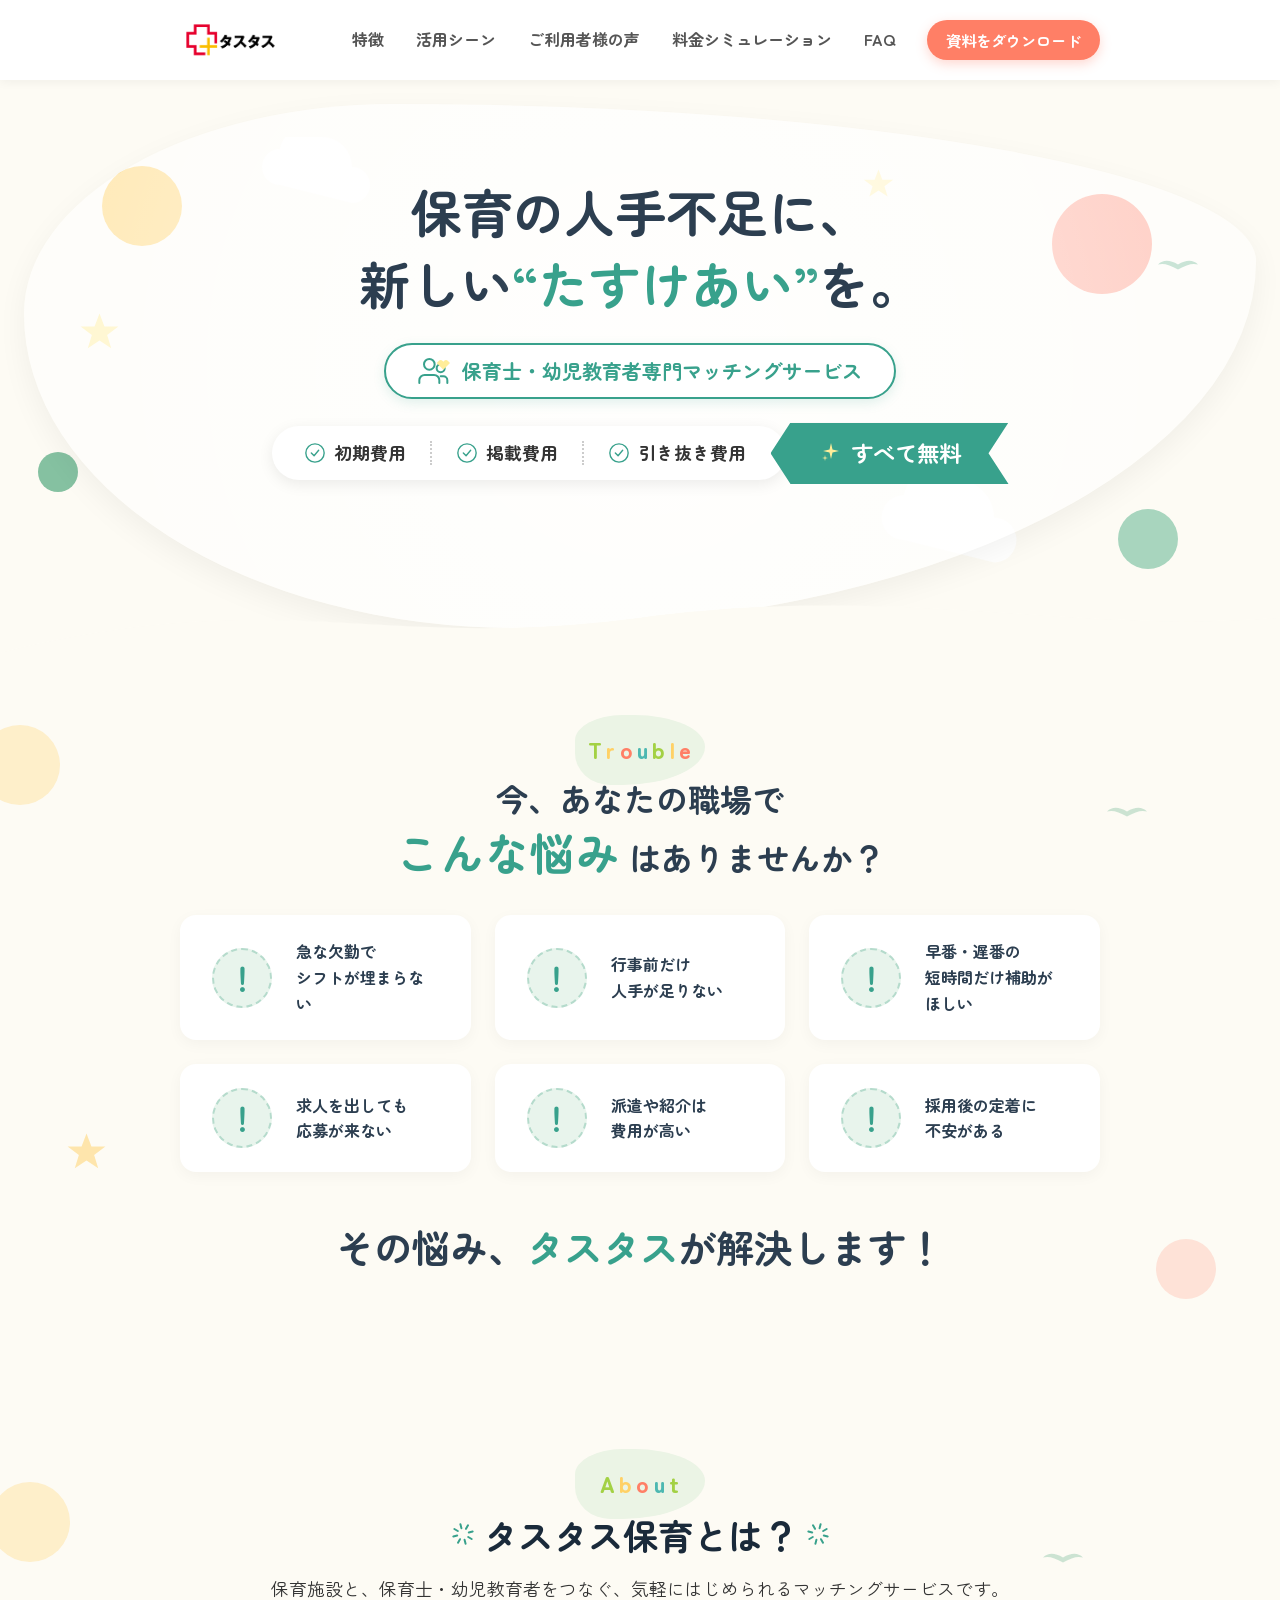
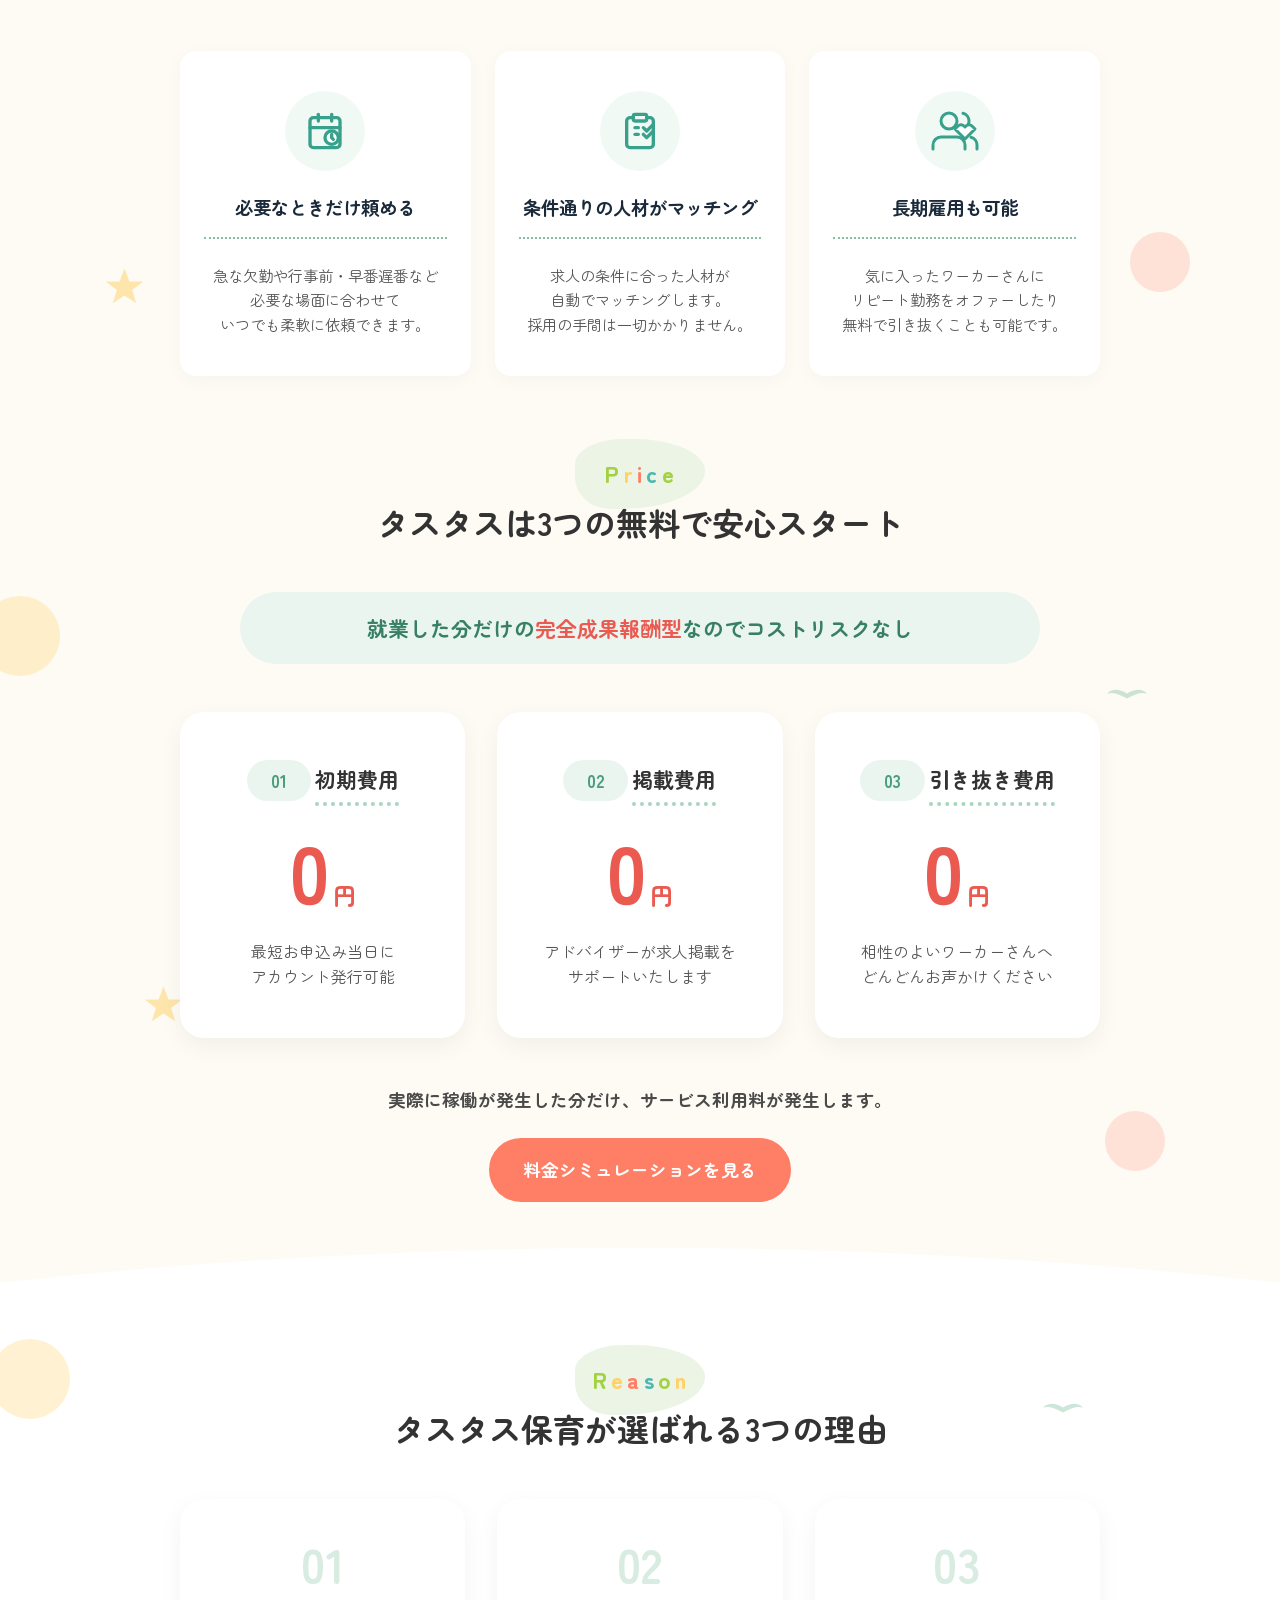
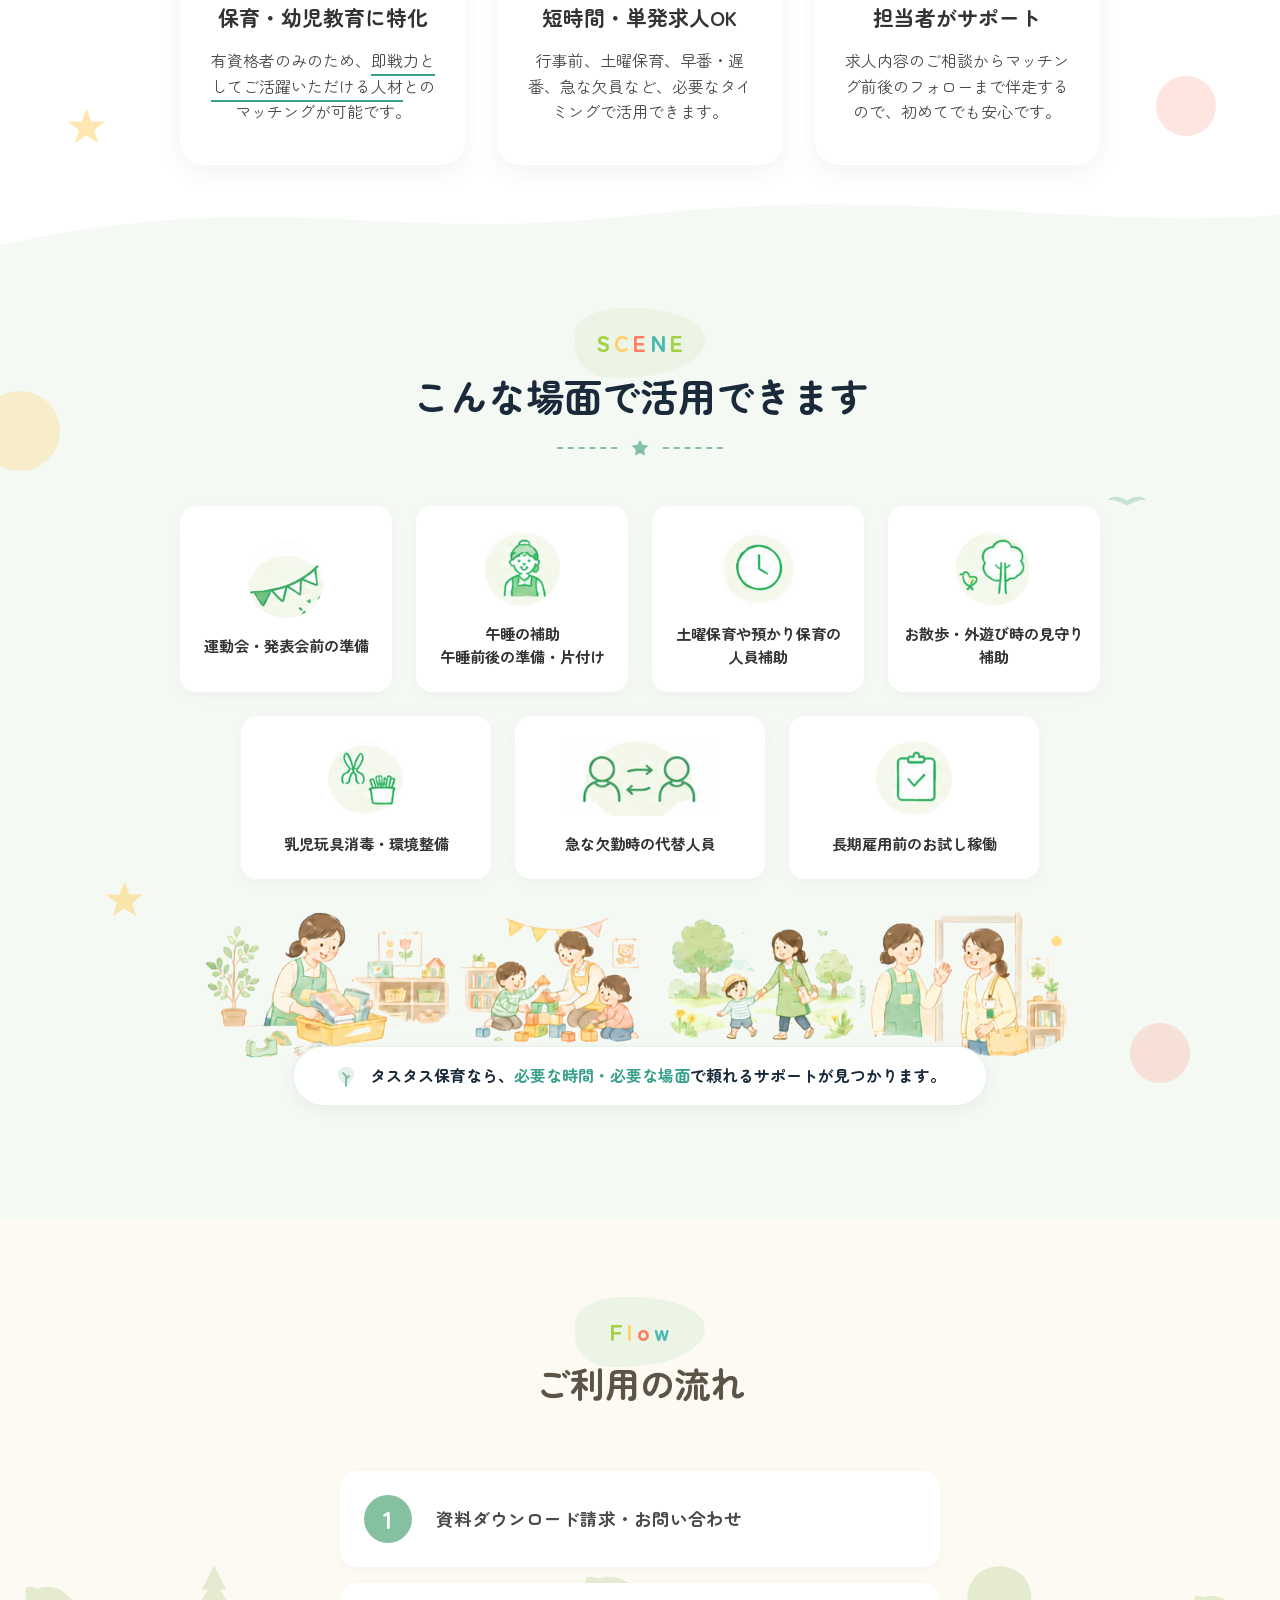
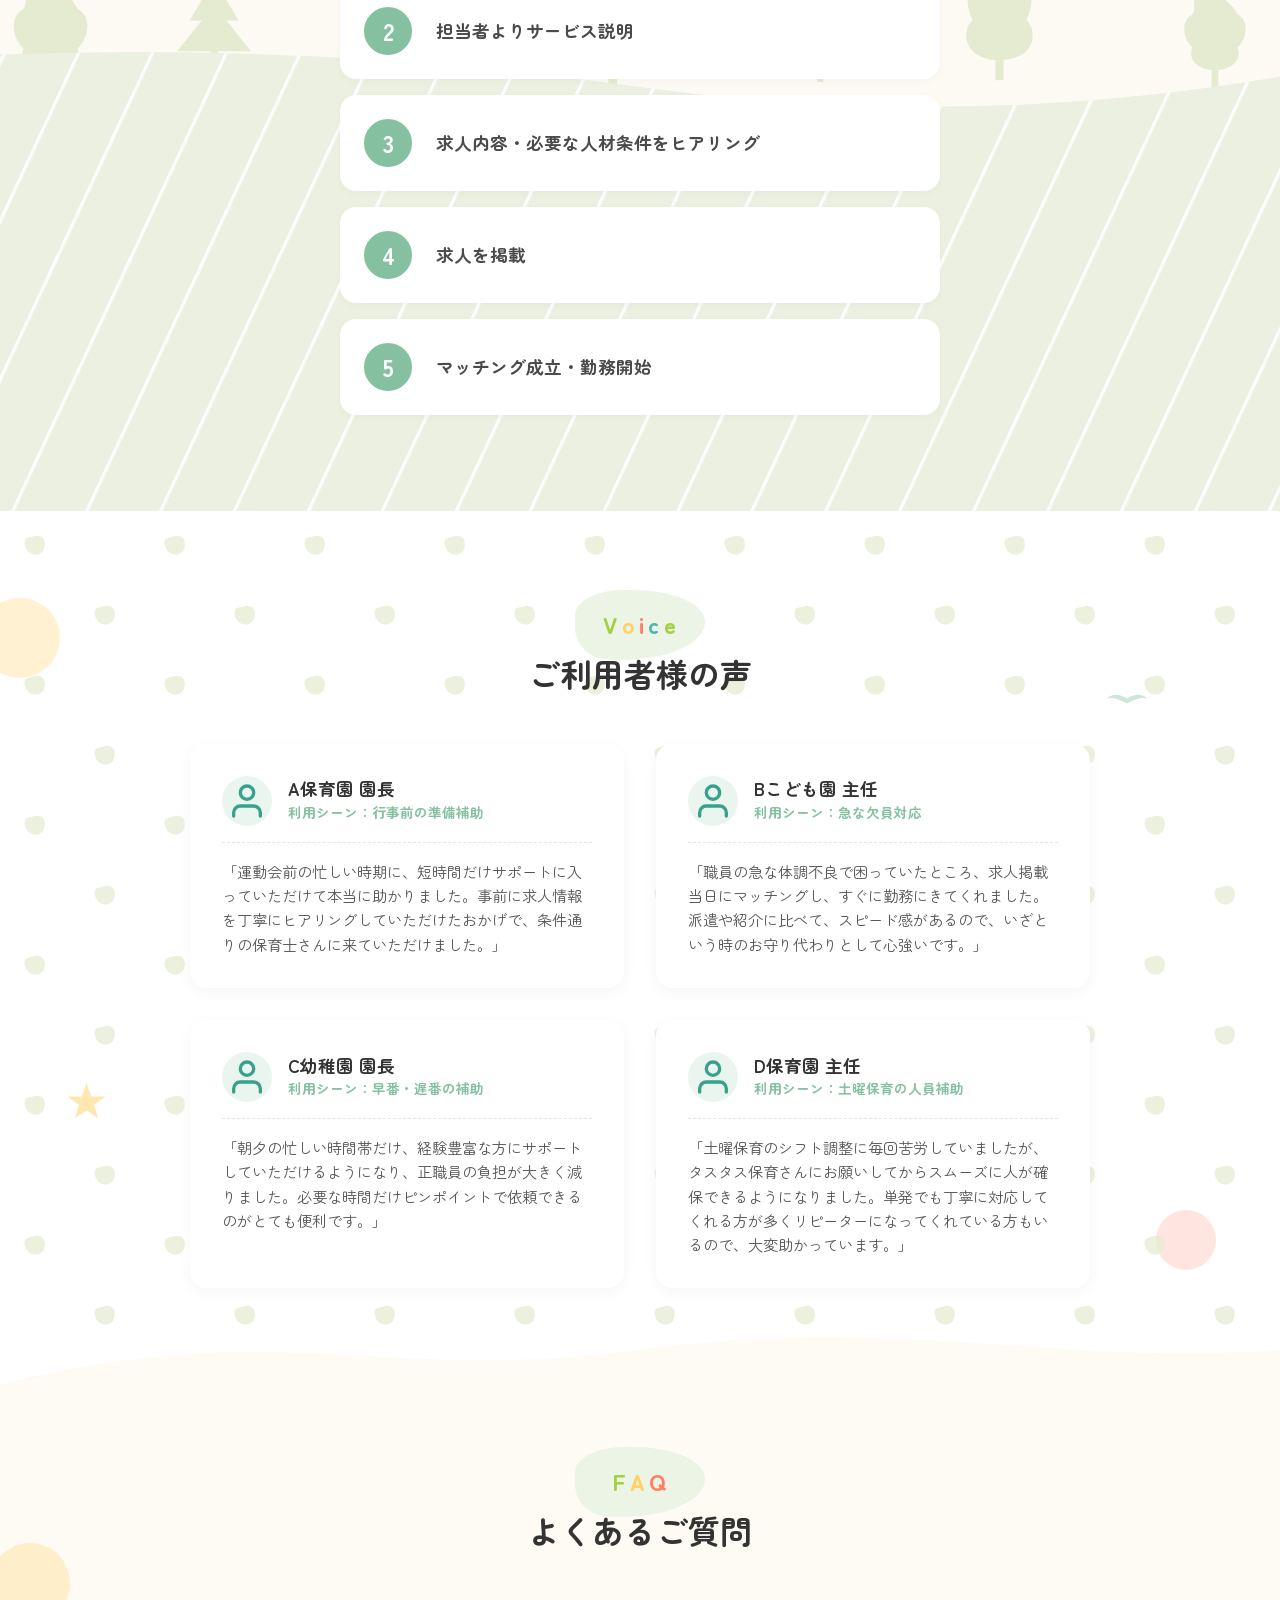
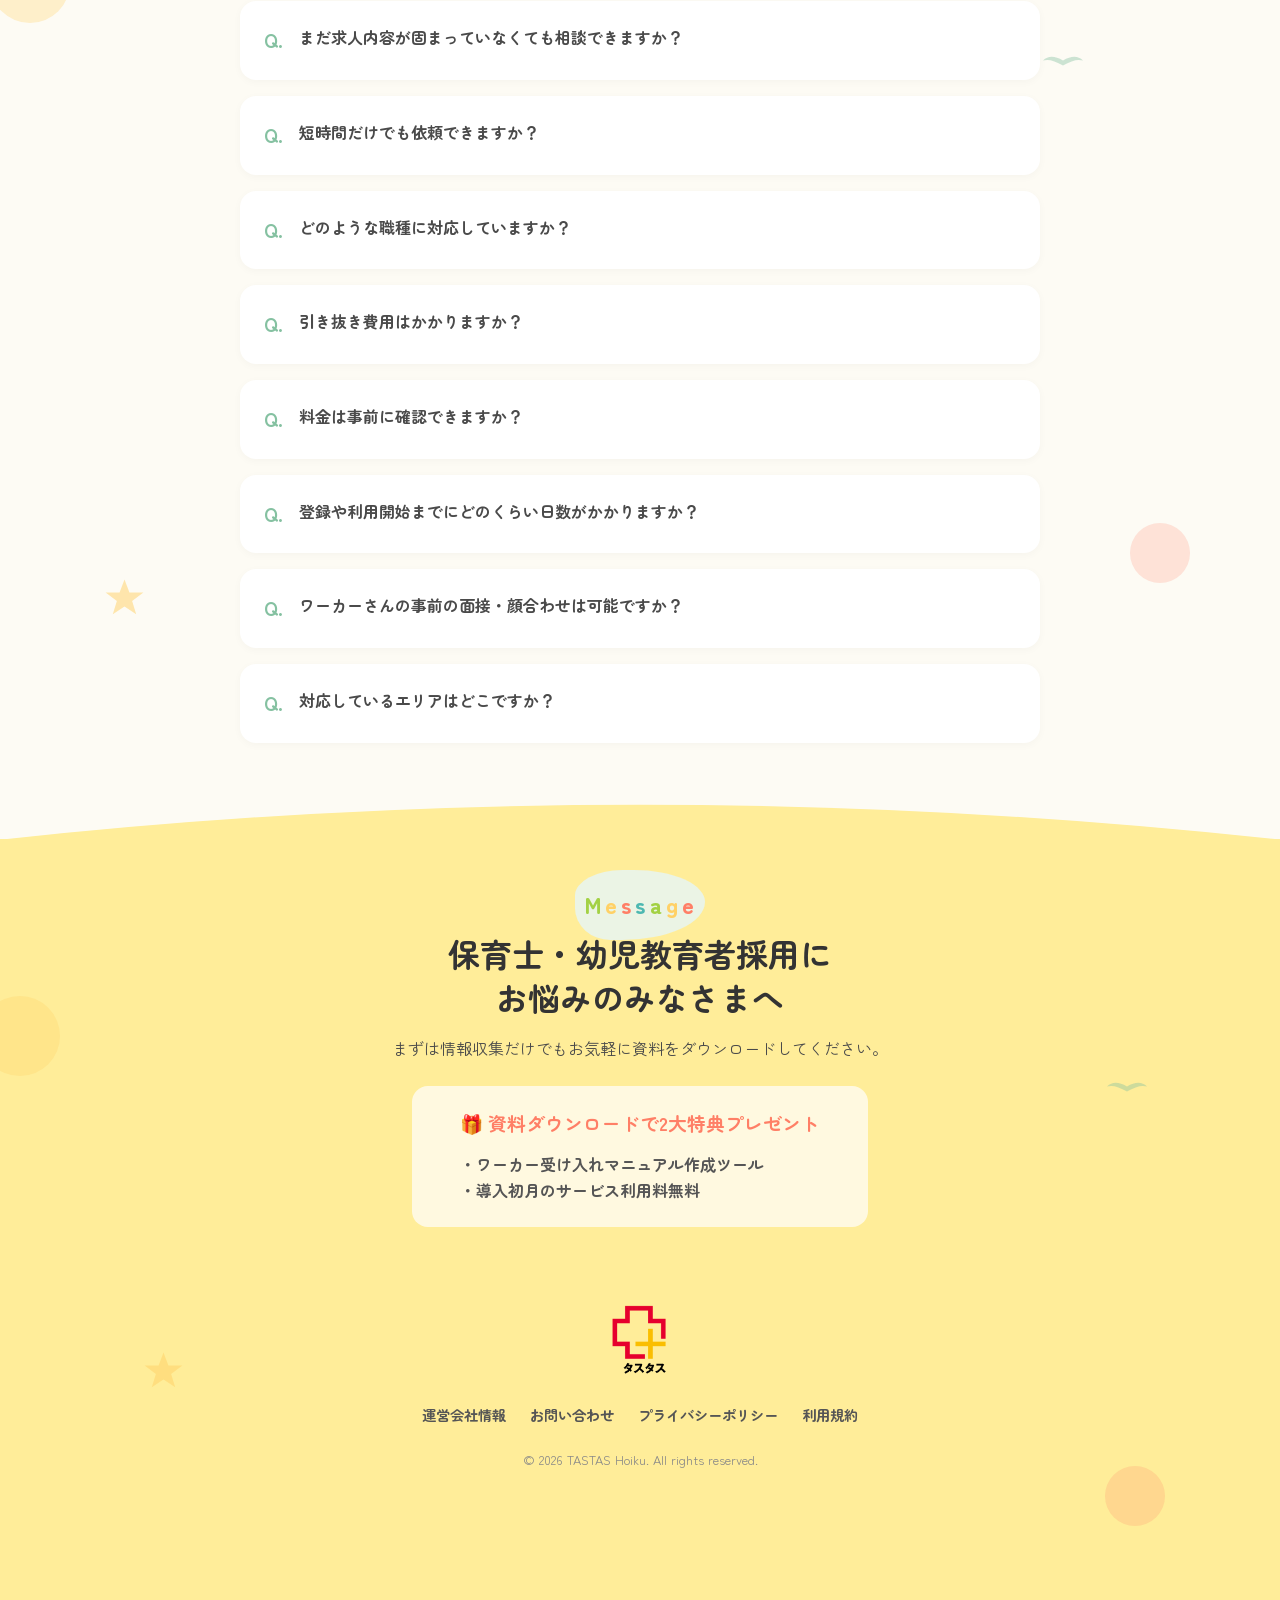
<file: index.html>
<!DOCTYPE html>
<html lang="ja">
<head>
  <link rel="icon" href="./images/favicon.png" type="image/png">
  <meta charset="UTF-8">
  <meta name="viewport" content="width=device-width, initial-scale=1.0">
  <title>タスタス保育 | 保育士・幼児教育者の単発・短期人材マッチング</title>
  <meta name="description" content="保育現場の「あと少し人手がほしい」に。タスタス保育は、保育士・幼児教育者の単発・短期人材マッチングサービスです。">
  <link rel="stylesheet" href="./styles.css?v=4">
  <!-- Google Fonts for better typography -->
  <link rel="preconnect" href="https://fonts.googleapis.com">
  <link rel="preconnect" href="https://fonts.gstatic.com" crossorigin>
  <link href="https://fonts.googleapis.com/css2?family=Zen+Maru+Gothic:wght@400;700&display=swap" rel="stylesheet">
  <style>
    body { font-family: 'Zen Maru Gothic', sans-serif; }
  </style>
</head>
<body>

  <!-- 1. ヘッダー -->
  <header class="header">
    <div class="container header-inner">
      <a href="#" class="header-logo">
        <img src="./images/logo-horizontal.png" alt="タスタス保育">
      </a>
      <nav class="header-nav">
        <ul>
          <li><a href="#about">特徴</a></li>
          <li><a href="#usage">活用シーン</a></li>
          <li><a href="#voices">ご利用者様の声</a></li>
          <li><a href="./simulation.html">料金シミュレーション</a></li>
          <li><a href="#faq">FAQ</a></li>
          <li>
            <a href="./contact.html" class="btn btn-cta header-cta" style="color: #FFF;">資料をダウンロード</a>
          </li>
        </ul>
      </nav>
    </div>
  </header>

  <!-- 2. ファーストビュー -->
  <section class="hero">
    <!-- 装飾イラスト -->
    <div class="hero-decorations">
      <!-- 丸いドット -->
      <div class="decor decor-dot" style="top: 15%; left: 8%; width: 80px; height: 80px; background-color: #FFD166;"></div>
      <div class="decor decor-dot" style="top: 65%; left: 3%; width: 40px; height: 40px; background-color: #85C1A1;"></div>
      <div class="decor decor-dot" style="top: 20%; right: 10%; width: 100px; height: 100px; background-color: #FF7F66; opacity: 0.8;"></div>
      <div class="decor decor-dot" style="top: 75%; right: 8%; width: 60px; height: 60px; background-color: #a8d5be;"></div>
      
      <!-- 雲 -->
      <svg class="decor decor-cloud" style="top: 10%; left: 20%; width: 120px;" viewBox="0 0 100 60" xmlns="http://www.w3.org/2000/svg">
        <path d="M20,40 a15,15 0 0,1 0,-30 a20,20 0 0,1 35,-10 a25,25 0 0,1 25,25 a15,15 0 0,1 0,30 z" fill="#FFFFFF" opacity="0.9"/>
      </svg>
      <svg class="decor decor-cloud" style="top: 70%; right: 20%; width: 150px;" viewBox="0 0 100 60" xmlns="http://www.w3.org/2000/svg">
        <path d="M20,40 a15,15 0 0,1 0,-30 a20,20 0 0,1 35,-10 a25,25 0 0,1 25,25 a15,15 0 0,1 0,30 z" fill="#FFFFFF" opacity="0.9"/>
      </svg>
      
      <!-- 星 -->
      <svg class="decor decor-star" style="top: 40%; left: 6%; width: 45px;" viewBox="0 0 100 100" xmlns="http://www.w3.org/2000/svg">
        <polygon points="50,10 61,39 92,39 67,58 76,87 50,70 24,87 33,58 8,39 39,39" fill="#FFED99"/>
      </svg>
      <svg class="decor decor-star" style="top: 15%; right: 30%; width: 35px;" viewBox="0 0 100 100" xmlns="http://www.w3.org/2000/svg">
        <polygon points="50,10 61,39 92,39 67,58 76,87 50,70 24,87 33,58 8,39 39,39" fill="#FFED99"/>
      </svg>

      <!-- 鳥（シンプルな形） -->
      <svg class="decor decor-bird" style="top: 30%; right: 6%; width: 50px;" viewBox="0 0 100 50" xmlns="http://www.w3.org/2000/svg">
        <path d="M10,25 Q25,10 50,25 Q75,10 90,25 Q75,20 50,35 Q25,20 10,25 Z" fill="#85C1A1"/>
      </svg>
    </div>

    <!-- 背景スライドショー -->
    <div class="hero-slideshow-wrapper">
      <div class="hero-slideshow">
        <div class="slide" style="background-image: url('./images/slide_1_playing_1780890162409.png');"></div>
        <div class="slide" style="background-image: url('./images/slide_2_reading_1780890175315.png');"></div>
        <div class="slide" style="background-image: url('./images/slide_3_crafts_1780890188340.png');"></div>
        <div class="slide" style="background-image: url('./images/slide_4_park_1780890202206.png');"></div>
        <div class="slide" style="background-image: url('./images/slide_5_baby_1780890215886.png');"></div>
        <div class="hero-overlay"></div>
      </div>
    </div>

    <div class="container hero-inner">
      <div class="hero-content">
        <h1 class="hero-title">
          <span>保育の人手不足に、</span><br>
          <span>新しい<span style="color: #38a18c;">“たすけあい”</span>を。</span>
        </h1>
        <div class="hero-text-new">
          <div class="hero-pill">
            <svg width="32" height="32" viewBox="0 0 24 24" fill="none" stroke="#38a18c" stroke-width="1.5" stroke-linecap="round" stroke-linejoin="round">
              <path d="M16 21v-2a4 4 0 0 0-4-4H5a4 4 0 0 0-4 4v2"></path>
              <circle cx="8.5" cy="7" r="4"></circle>
              <path d="M22 21v-2a3 3 0 0 0-3-3h-2"></path>
              <circle cx="17" cy="10" r="3"></circle>
              <!-- Heart -->
              <path d="M14 6l1.5-1.5a2.12 2.12 0 0 1 3 0l.5.5.5-.5a2.12 2.12 0 0 1 3 0l1.5 1.5L19 11z" fill="#FFED99" stroke="none"></path>
            </svg>
            <span>保育士・幼児教育者専門マッチングサービス</span>
          </div>
          
          <div class="hero-free-wrapper">
            <div class="hero-free-box">
              <div class="hero-free-list">
                <div class="hero-free-item">
                  <svg width="22" height="22" viewBox="0 0 24 24" fill="none" stroke="#38a18c" stroke-width="1.5" stroke-linecap="round" stroke-linejoin="round"><circle cx="12" cy="12" r="10"></circle><polyline points="8 12 11 15 16 9"></polyline></svg>
                  初期費用
                </div>
                <div class="hero-free-divider"></div>
                <div class="hero-free-item">
                  <svg width="22" height="22" viewBox="0 0 24 24" fill="none" stroke="#38a18c" stroke-width="1.5" stroke-linecap="round" stroke-linejoin="round"><circle cx="12" cy="12" r="10"></circle><polyline points="8 12 11 15 16 9"></polyline></svg>
                  掲載費用
                </div>
                <div class="hero-free-divider"></div>
                <div class="hero-free-item">
                  <svg width="22" height="22" viewBox="0 0 24 24" fill="none" stroke="#38a18c" stroke-width="1.5" stroke-linecap="round" stroke-linejoin="round"><circle cx="12" cy="12" r="10"></circle><polyline points="8 12 11 15 16 9"></polyline></svg>
                  引き抜き費用
                </div>
              </div>
            </div>
            <div class="hero-free-ribbon">
              <svg width="24" height="24" viewBox="0 0 24 24" fill="#FFED99" stroke="none">
                <path d="M12 2L13.5 8.5L20 10L13.5 11.5L12 18L10.5 11.5L4 10L10.5 8.5L12 2Z"/>
                <path d="M6 14L6.5 16.5L9 17L6.5 17.5L6 20L5.5 17.5L3 17L5.5 16.5L6 14Z"/>
              </svg>
              すべて無料
            </div>
          </div>
        </div>
      </div>
    </div>
  </section>

  <!-- 13. お悩みセクション -->
  <section class="section has-divider asy-wave-cream-top" id="trouble" style="background-color: var(--color-bg); position: relative;">
    <div class="container">
      <div class="section-subtitle-en">
        <span>T</span><span>r</span><span>o</span><span>u</span><span>b</span><span>l</span><span>e</span>
      </div>
      <h2 class="section-title" style="margin-bottom: 2rem; color: #2c3e50;">
        今、あなたの職場で<br>
        <span style="color: #38a18c; font-size: 2.8rem; font-weight: bold;">こんな悩み</span> はありませんか？
      </h2>
      <div class="trouble-grid" style="margin-bottom: 3rem;">
        <div class="trouble-card">
          <div class="trouble-icon" style="background-color: #e8f4ec; border-radius: 50%; color: #38a18c; font-size: 1.8rem; font-weight: bold; border: 2px dashed #b5dbcc;">
            ！
          </div>
          <div class="trouble-text">急な欠勤で<br>シフトが埋まらない</div>
        </div>
        <div class="trouble-card">
          <div class="trouble-icon" style="background-color: #e8f4ec; border-radius: 50%; color: #38a18c; font-size: 1.8rem; font-weight: bold; border: 2px dashed #b5dbcc;">
            ！
          </div>
          <div class="trouble-text">行事前だけ<br>人手が足りない</div>
        </div>
        <div class="trouble-card">
          <div class="trouble-icon" style="background-color: #e8f4ec; border-radius: 50%; color: #38a18c; font-size: 1.8rem; font-weight: bold; border: 2px dashed #b5dbcc;">
            ！
          </div>
          <div class="trouble-text">早番・遅番の<br>短時間だけ補助がほしい</div>
        </div>
        <div class="trouble-card">
          <div class="trouble-icon" style="background-color: #e8f4ec; border-radius: 50%; color: #38a18c; font-size: 1.8rem; font-weight: bold; border: 2px dashed #b5dbcc;">
            ！
          </div>
          <div class="trouble-text">求人を出しても<br>応募が来ない</div>
        </div>
        <div class="trouble-card">
          <div class="trouble-icon" style="background-color: #e8f4ec; border-radius: 50%; color: #38a18c; font-size: 1.8rem; font-weight: bold; border: 2px dashed #b5dbcc;">
            ！
          </div>
          <div class="trouble-text">派遣や紹介は<br>費用が高い</div>
        </div>
        <div class="trouble-card">
          <div class="trouble-icon" style="background-color: #e8f4ec; border-radius: 50%; color: #38a18c; font-size: 1.8rem; font-weight: bold; border: 2px dashed #b5dbcc;">
            ！
          </div>
          <div class="trouble-text">採用後の定着に<br>不安がある</div>
        </div>
      </div>

      <div style="text-align: center; margin-top: 3rem;">
        <h2 style="font-size: 2.4rem; color: #2c3e50; font-weight: bold; margin-bottom: 2rem;">その悩み、<span style="color: #38a18c;">タスタス</span>が解決します！</h2>
      </div>
    </div>
  </section>

  <!-- 3. タスタス保育とは？セクション -->
  <section class="section about-section" id="about" style="padding-bottom: 2rem;">
    <div class="container">
      <div class="about-title-wrapper">
        <div class="section-subtitle-en">
          <span>A</span><span>b</span><span>o</span><span>u</span><span>t</span>
        </div>
        <h2 class="about-title">
          <svg width="24" height="24" viewBox="0 0 24 24" fill="none" stroke="#38a18c" stroke-width="2" stroke-linecap="round" stroke-linejoin="round" style="transform: rotate(-15deg);"><line x1="12" y1="2" x2="12" y2="6"></line><line x1="12" y1="18" x2="12" y2="22"></line><line x1="4.93" y1="4.93" x2="7.76" y2="7.76"></line><line x1="16.24" y1="16.24" x2="19.07" y2="19.07"></line><line x1="2" y1="12" x2="6" y2="12"></line><line x1="18" y1="12" x2="22" y2="12"></line><line x1="4.93" y1="19.07" x2="7.76" y2="16.24"></line><line x1="16.24" y1="7.76" x2="19.07" y2="4.93"></line></svg>
          タスタス保育とは？
          <svg width="24" height="24" viewBox="0 0 24 24" fill="none" stroke="#38a18c" stroke-width="2" stroke-linecap="round" stroke-linejoin="round" style="transform: rotate(15deg);"><line x1="12" y1="2" x2="12" y2="6"></line><line x1="12" y1="18" x2="12" y2="22"></line><line x1="4.93" y1="4.93" x2="7.76" y2="7.76"></line><line x1="16.24" y1="16.24" x2="19.07" y2="19.07"></line><line x1="2" y1="12" x2="6" y2="12"></line><line x1="18" y1="12" x2="22" y2="12"></line><line x1="4.93" y1="19.07" x2="7.76" y2="16.24"></line><line x1="16.24" y1="7.76" x2="19.07" y2="4.93"></line></svg>
        </h2>
        <p class="about-subtitle">保育施設と、保育士・幼児教育者をつなぐ、気軽にはじめられるマッチングサービスです。</p>
      </div>

      <div class="about-cards">
        <div class="about-card">
          <div class="about-card-icon">
            <svg width="40" height="40" viewBox="0 0 24 24" fill="none" stroke="#38a18c" stroke-width="2" stroke-linecap="round" stroke-linejoin="round"><rect x="3" y="4" width="18" height="18" rx="2" ry="2"></rect><line x1="16" y1="2" x2="16" y2="6"></line><line x1="8" y1="2" x2="8" y2="6"></line><line x1="3" y1="10" x2="21" y2="10"></line><circle cx="16" cy="16" r="4" fill="#fff"></circle><polyline points="16 14 16 16 17 17"></polyline></svg>
          </div>
          <h3 class="about-card-title">必要なときだけ頼める</h3>
          <div class="about-card-divider"></div>
          <p class="about-card-text">急な欠勤や行事前・早番遅番など<br>必要な場面に合わせて<br>いつでも柔軟に依頼できます。</p>
        </div>
        <div class="about-card">
          <div class="about-card-icon">
            <svg width="40" height="40" viewBox="0 0 24 24" fill="none" stroke="#38a18c" stroke-width="2" stroke-linecap="round" stroke-linejoin="round"><path d="M16 4h2a2 2 0 0 1 2 2v14a2 2 0 0 1-2 2H6a2 2 0 0 1-2-2V6a2 2 0 0 1 2-2h2"></path><rect x="8" y="2" width="8" height="4" rx="1" ry="1"></rect><path d="M9 14h2"></path><path d="M9 10h2"></path><path d="M14 10l2 2 4-4"></path><path d="M14 14l2 2 4-4"></path></svg>
          </div>
          <h3 class="about-card-title">条件通りの人材がマッチング</h3>
          <div class="about-card-divider"></div>
          <p class="about-card-text">求人の条件に合った人材が<br>自動でマッチングします。<br>採用の手間は一切かかりません。</p>
        </div>
        <div class="about-card">
          <div class="about-card-icon">
            <svg width="48" height="48" viewBox="0 0 24 24" fill="none" stroke="#38a18c" stroke-width="1.5" stroke-linecap="round" stroke-linejoin="round"><path d="M17 21v-2a4 4 0 0 0-4-4H5a4 4 0 0 0-4 4v2"></path><circle cx="9" cy="7" r="4"></circle><path d="M23 21v-2a4 4 0 0 0-3-3.87"></path><path d="M16 3.13a4 4 0 0 1 0 7.75"></path><path d="M12 11l1.5-1.5a2.12 2.12 0 0 1 3 0l.5.5.5-.5a2.12 2.12 0 0 1 3 0l1.5 1.5L17 16z" fill="#FFF"></path></svg>
          </div>
          <h3 class="about-card-title">長期雇用も可能</h3>
          <div class="about-card-divider"></div>
          <p class="about-card-text">気に入ったワーカーさんに<br>リピート勤務をオファーしたり<br>無料で引き抜くことも可能です。</p>
        </div>
      </div>


    </div>
  </section>

  <!-- 9. 料金案内セクション -->
  <section class="section" id="pricing" style="padding-top: 2rem;">
    <div class="container">
      <div class="section-subtitle-en">
        <span>P</span><span>r</span><span>i</span><span>c</span><span>e</span>
      </div>
      <h2 class="section-title">タスタスは3つの無料で安心スタート</h2>
      
      <div class="free-banner">
        就業した分だけの<span class="text-red">完全成果報酬型</span>なのでコストリスクなし
      </div>

      <div class="free-cards">
        <div class="free-card">
          <div class="free-num">01</div>
          <h3 class="free-title">初期費用</h3>
          <div class="free-price"><span>0</span><span class="yen">円</span></div>
          <p class="free-desc">最短お申込み当日に<br>アカウント発行可能</p>
        </div>
        <div class="free-card">
          <div class="free-num">02</div>
          <h3 class="free-title">掲載費用</h3>
          <div class="free-price"><span>0</span><span class="yen">円</span></div>
          <p class="free-desc">アドバイザーが求人掲載を<br>サポートいたします</p>
        </div>
        <div class="free-card">
          <div class="free-num">03</div>
          <h3 class="free-title">引き抜き費用</h3>
          <div class="free-price"><span>0</span><span class="yen">円</span></div>
          <p class="free-desc">相性のよいワーカーさんへ<br>どんどんお声かけください</p>
        </div>
      </div>
      
      <div style="text-align: center; margin-top: 3rem;">
        <p style="margin-bottom: 1.5rem; font-weight: bold; font-size: 1.1rem;">実際に稼働が発生した分だけ、サービス利用料が発生します。</p>
        <a href="./simulation.html" class="btn btn-outline">料金シミュレーションを見る</a>
      </div>
    </div>
  </section>




  <!-- 6. 選ばれる3つの理由 -->
  <section class="section bg-white has-divider curve-white-top" id="features">
    <div class="container">
      <div class="section-subtitle-en">
        <span>R</span><span>e</span><span>a</span><span>s</span><span>o</span><span>n</span>
      </div>
      <h2 class="section-title">タスタス保育が選ばれる3つの理由</h2>
      <div class="reasons-grid">
        <div class="card reason-card">
          <div class="reason-num">01</div>
          <h3 class="reason-title">保育・幼児教育に特化</h3>
          <p>有資格者のみのため、<span style="border-bottom: 2px solid #38a18c; padding-bottom: 2px;">即戦力としてご活躍いただける人材</span>とのマッチングが可能です。</p>
        </div>
        <div class="card reason-card">
          <div class="reason-num">02</div>
          <h3 class="reason-title">短時間・単発求人OK</h3>
          <p>行事前、土曜保育、早番・遅番、急な欠員など、必要なタイミングで活用できます。</p>
        </div>
        <div class="card reason-card">
          <div class="reason-num">03</div>
          <h3 class="reason-title">担当者がサポート</h3>
          <p>求人内容のご相談からマッチング前後のフォローまで伴走するので、初めてでも安心です。</p>
        </div>
      </div>
    </div>
  </section>

  <!-- 7. 活用シーンセクション -->
  <section class="section has-divider" id="usage" style="background-color: #F4F9F4;">
    <!-- Wave Transition -->
    <div style="position: absolute; top: -60px; left: 0; width: 100%; overflow: hidden; line-height: 0; z-index: 0;">
        <svg viewBox="0 0 1440 80" xmlns="http://www.w3.org/2000/svg" preserveAspectRatio="none" style="display: block; width: 100%; height: 60px;">
            <path d="M0,80 C320,0 420,80 720,40 C1020,0 1200,60 1440,40 L1440,80 L0,80 Z" fill="#F4F9F4"></path>
        </svg>
    </div>
    <div class="container" style="position: relative; z-index: 1;">
      <!-- Title Area -->
      <div style="text-align: center; margin-bottom: 3rem;">
        <div class="section-subtitle-en">
          <span>S</span><span>C</span><span>E</span><span>N</span><span>E</span>
        </div>
        <h2 style="font-size: 2.4rem; color: #1a2a3a; font-weight: bold; margin-bottom: 1rem;">こんな場面で活用できます</h2>
        <div style="display: flex; justify-content: center; align-items: center; gap: 0.8rem;">
          <div style="width: 60px; border-top: 2px dashed #85C1A1;"></div>
          <svg width="20" height="20" viewBox="0 0 24 24" fill="none" stroke="#85C1A1" stroke-width="2" stroke-linecap="round" stroke-linejoin="round">
            <path d="M12 2L15 8L22 9L17 14L18 21L12 18L6 21L7 14L2 9L9 8Z" stroke="none" fill="#85C1A1"/>
          </svg>
          <div style="width: 60px; border-top: 2px dashed #85C1A1;"></div>
        </div>
      </div>

      <!-- Cards Grid -->
      <div style="display: flex; flex-direction: column; gap: 1.5rem; margin-bottom: 1rem; align-items: center;">
        <!-- Top Row -->
        <div style="display: flex; flex-wrap: wrap; justify-content: center; gap: 1.5rem; width: 100%;">
          <div class="usage-card-new">
            <div style="width: 76px; height: 76px; border-radius: 50%; overflow: hidden; margin: 0 auto 1rem; position: relative; background-color: #e8f4ec;">
              <img src="./images/usage_cards_top.png" style="position: absolute; width: 1047px; max-width: none; left: -96px; top: -20px;">
            </div>
            <div class="usage-card-text" style="font-size: 0.95rem; font-weight: bold; color: #333;">運動会・発表会前の準備</div>
          </div>
          <div class="usage-card-new">
            <img src="./images/usage_icon_doyou_new.png" alt="午睡の補助、午睡前後の準備・片付け" style="width: 76px; height: 76px; border-radius: 50%; margin: 0 auto 1rem; display: block; object-fit: cover;">
            <div class="usage-card-text" style="font-size: 0.95rem; font-weight: bold; color: #333;">午睡の補助<br>午睡前後の準備・片付け</div>
          </div>
          <div class="usage-card-new">
            <img src="./images/usage_icon_hayaban.png" alt="土曜保育や預かり保育の人員補助" style="width: 76px; height: 76px; border-radius: 50%; margin: 0 auto 1rem; display: block; object-fit: cover;">
            <div class="usage-card-text" style="font-size: 0.95rem; font-weight: bold; color: #333;">土曜保育や預かり保育の<br>人員補助</div>
          </div>
          <div class="usage-card-new">
            <img src="./images/usage_icon_osanpo.png" alt="お散歩・外遊び時の見守り補助" style="width: 76px; height: 76px; border-radius: 50%; margin: 0 auto 1rem; display: block; object-fit: cover;">
            <div class="usage-card-text" style="font-size: 0.95rem; font-weight: bold; color: #333;">お散歩・外遊び時の見守り補助</div>
          </div>
        </div>
        <!-- Bottom Row -->
        <div style="display: flex; flex-wrap: wrap; justify-content: center; gap: 1.5rem; width: 100%;">
          <div class="usage-card-new">
            <img src="./images/usage_icon_seisaku_new.png" alt="乳児玩具消毒・環境整備" style="width: 76px; height: 76px; border-radius: 50%; margin: 0 auto 1rem; display: block; object-fit: cover;">
            <div class="usage-card-text" style="font-size: 0.95rem; font-weight: bold; color: #333;">乳児玩具消毒・環境整備</div>
          </div>
          <div class="usage-card-new">
            <img src="./images/usage_icon_kekkin2.png" alt="急な欠勤時の代替人員" style="height: 76px; margin: 0 auto 1rem; display: block; object-fit: contain;">
            <div class="usage-card-text" style="font-size: 0.95rem; font-weight: bold; color: #333;">急な欠勤時の代替人員</div>
          </div>
          <div class="usage-card-new">
            <img src="./images/usage_icon_chouki.png" alt="長期雇用前のお試し稼働" style="width: 76px; height: 76px; border-radius: 50%; margin: 0 auto 1rem; display: block; object-fit: cover;">
            <div class="usage-card-text" style="font-size: 0.95rem; font-weight: bold; color: #333;">長期雇用前のお試し稼働</div>
          </div>
        </div>
      </div>

      <!-- Illustration Row -->
      <div style="text-align: center; margin-top: 0; margin-bottom: -1rem; position: relative; z-index: 0; display: flex; justify-content: center;">
        <img src="./images/usage_illustrations_row.png" alt="活用シーンイラスト" style="width: 100%; max-width: 1100px; height: auto; object-fit: contain;">
      </div>

      <!-- Footer Pill -->
      <div style="display: flex; justify-content: center; position: relative; z-index: 2; margin-top: -2.5rem; margin-bottom: 2rem;">
        <div style="background-color: #FFF; border-radius: 999px; padding: 1rem 2.5rem; box-shadow: 0 4px 16px rgba(0,0,0,0.05); display: inline-flex; align-items: center; gap: 0.8rem; border: 1px solid rgba(133, 193, 161, 0.2);">
          <svg width="24" height="24" viewBox="0 0 24 24" fill="none" stroke="#85C1A1" stroke-width="2" stroke-linecap="round" stroke-linejoin="round">
            <path d="M12 22C12 22 4 16 4 10C4 6 7 3 11 3C11.5 3 12 3.2 12 3.2C12 3.2 12.5 3 13 3C17 3 20 6 20 10C20 16 12 22 12 22Z" fill="#E4F0E8" stroke="none" />
            <path d="M12 22V12M12 12L9 9M12 15L15 12" stroke="#85C1A1" />
          </svg>
          <span style="font-weight: bold; color: #1a2a3a; font-size: 1rem;">
            タスタス保育なら、<span style="color: #38a18c;">必要な時間・必要な場面</span>で頼れるサポートが見つかります。
          </span>
        </div>
      </div>

    </div>
  </section>

  <!-- 10. 利用の流れセクション -->
  <section class="section" id="flow" style="position: relative; overflow: hidden; padding: 6rem 0; background-color: #FDFBF4;">
    <!-- かわいい背景用SVG -->
    <div class="cute-bg" style="position: absolute; top: 0; left: 0; width: 100%; height: 100%; z-index: 0; pointer-events: none;">
      <svg width="100%" height="100%" viewBox="0 0 1440 800" preserveAspectRatio="xMidYMax slice" xmlns="http://www.w3.org/2000/svg" style="position: absolute; bottom: 0; left: 0;">
        <defs>
          <!-- 斜めストライプパターン -->
          <pattern id="stripes" width="60" height="100" patternUnits="userSpaceOnUse" patternTransform="rotate(25)">
            <line x1="0" y1="0" x2="0" y2="100" stroke="#FFF" stroke-width="4" stroke-linecap="round" stroke-dasharray="20, 15" opacity="0.6"/>
            <line x1="0" y1="0" x2="0" y2="100" stroke="#FFF" stroke-width="6" stroke-linecap="round" opacity="0.8"/>
          </pattern>
        </defs>
        
        <!-- 背景色 -->
        <rect width="100%" height="100%" fill="#FCFAF2" />
        
        <!-- 木々 -->
        <g fill="#E4EBD1">
          <!-- もこもこ木 -->
          <g transform="translate(150, 320) scale(1.2)"><path d="M25,10 C40,5 50,15 55,25 C65,30 65,45 55,55 C60,65 50,75 35,75 C20,75 10,65 15,55 C5,45 5,30 15,25 C20,15 10,5 25,10 Z"/><rect x="32" y="75" width="6" height="15" fill="#E4EBD1"/></g>
          <!-- とんがり木 -->
          <g transform="translate(300, 300) scale(1.1)"><path d="M35,10 L45,30 L40,30 L55,55 L45,55 L65,80 L5,80 L25,55 L15,55 L30,30 L25,30 Z"/><rect x="32" y="80" width="6" height="15" fill="#E4EBD1"/></g>
          <!-- 丸い木 -->
          <g transform="translate(480, 340)"><path d="M35,10 C55,10 65,30 55,50 C65,60 60,80 35,80 C10,80 5,60 15,50 C5,30 15,10 35,10 Z"/><rect x="32" y="80" width="6" height="15" fill="#E4EBD1"/></g>
          <!-- もこもこ木 -->
          <g transform="translate(650, 310) scale(1.3)"><path d="M25,10 C40,5 50,15 55,25 C65,30 65,45 55,55 C60,65 50,75 35,75 C20,75 10,65 15,55 C5,45 5,30 15,25 C20,15 10,5 25,10 Z"/><rect x="32" y="75" width="6" height="15" fill="#E4EBD1"/></g>
          <!-- とんがり木 -->
          <g transform="translate(850, 330) scale(0.9)"><path d="M35,10 L45,30 L40,30 L55,55 L45,55 L65,80 L5,80 L25,55 L15,55 L30,30 L25,30 Z"/><rect x="32" y="80" width="6" height="15" fill="#E4EBD1"/></g>
          <!-- 丸い木 -->
          <g transform="translate(1000, 300) scale(1.2)"><path d="M35,10 C55,10 65,30 55,50 C65,60 60,80 35,80 C10,80 5,60 15,50 C5,30 15,10 35,10 Z"/><rect x="32" y="80" width="6" height="15" fill="#E4EBD1"/></g>
          <!-- もこもこ木 -->
          <g transform="translate(1200, 330)"><path d="M25,10 C40,5 50,15 55,25 C65,30 65,45 55,55 C60,65 50,75 35,75 C20,75 10,65 15,55 C5,45 5,30 15,25 C20,15 10,5 25,10 Z"/><rect x="32" y="75" width="6" height="15" fill="#E4EBD1"/></g>
          <!-- とんがり木 -->
          <g transform="translate(1350, 310) scale(1.1)"><path d="M35,10 L45,30 L40,30 L55,55 L45,55 L65,80 L5,80 L25,55 L15,55 L30,30 L25,30 Z"/><rect x="32" y="80" width="6" height="15" fill="#E4EBD1"/></g>
        </g>
        
        <!-- 丘の地形 -->
        <path d="M0,400 Q360,370 720,420 T1440,380 L1440,800 L0,800 Z" fill="#EBF0E1" />
        <path d="M0,400 Q360,370 720,420 T1440,380 L1440,800 L0,800 Z" fill="url(#stripes)" />
      </svg>
    </div>

    <div class="container" style="position: relative; z-index: 1;">
      <div class="section-subtitle-en">
        <span>F</span><span>l</span><span>o</span><span>w</span>
      </div>
      <h2 class="section-title" style="color: #5C5446; font-size: 2.2rem; margin-bottom: 4rem;">ご利用の流れ</h2>
      <div class="flow-list">
        <div class="flow-item">
          <div class="flow-num">1</div>
          <div class="flow-text">資料ダウンロード請求・お問い合わせ</div>
        </div>
        <div class="flow-item">
          <div class="flow-num">2</div>
          <div class="flow-text">担当者よりサービス説明</div>
        </div>
        <div class="flow-item">
          <div class="flow-num">3</div>
          <div class="flow-text">求人内容・必要な人材条件をヒアリング</div>
        </div>
        <div class="flow-item">
          <div class="flow-num">4</div>
          <div class="flow-text">求人を掲載</div>
        </div>
        <div class="flow-item">
          <div class="flow-num">5</div>
          <div class="flow-text">マッチング成立・勤務開始</div>
        </div>
      </div>
    </div>
  </section>

  <!-- 11. ご利用者様の声セクション -->
  <section class="section bg-white has-divider wave-white-top" id="voices" style="position: relative; overflow: hidden; padding: 6rem 0;">
    <!-- かわいい手描き風ドット背景 -->
    <div class="cute-bg" style="position: absolute; top: 0; left: 0; width: 100%; height: 100%; z-index: 0; pointer-events: none;">
      <svg width="100%" height="100%" xmlns="http://www.w3.org/2000/svg">
        <defs>
          <pattern id="handdrawn-dots" x="0" y="0" width="140" height="140" patternUnits="userSpaceOnUse">
            <path d="M35,25 C45,23 47,33 43,40 C37,47 27,43 25,35 C23,25 30,27 35,25 Z" fill="#E4EBD1" opacity="0.7"/>
            <path d="M105,95 C115,93 117,103 113,110 C107,117 97,113 95,105 C93,95 100,97 105,95 Z" fill="#E4EBD1" opacity="0.7"/>
          </pattern>
        </defs>
        <rect width="100%" height="100%" fill="url(#handdrawn-dots)" />
      </svg>
    </div>

    <div class="container" style="position: relative; z-index: 1;">
      <div class="section-subtitle-en">
        <span>V</span><span>o</span><span>i</span><span>c</span><span>e</span>
      </div>
      <h2 class="section-title">ご利用者様の声</h2>
      <div class="voices-grid">
        <div class="card voice-card">
          <div class="voice-header">
            <div class="voice-icon">
              <svg width="40" height="40" viewBox="0 0 24 24" fill="none" stroke="#38a18c" stroke-width="2" stroke-linecap="round" stroke-linejoin="round"><path d="M20 21v-2a4 4 0 0 0-4-4H8a4 4 0 0 0-4 4v2"></path><circle cx="12" cy="7" r="4"></circle></svg>
            </div>
            <div>
              <h3 class="voice-name">A保育園 園長</h3>
              <p class="voice-meta">利用シーン：行事前の準備補助</p>
            </div>
          </div>
          <p class="voice-text">「運動会前の忙しい時期に、短時間だけサポートに入っていただけて本当に助かりました。事前に求人情報を丁寧にヒアリングしていただけたおかげで、条件通りの保育士さんに来ていただけました。」</p>
        </div>
        <div class="card voice-card">
          <div class="voice-header">
            <div class="voice-icon">
              <svg width="40" height="40" viewBox="0 0 24 24" fill="none" stroke="#38a18c" stroke-width="2" stroke-linecap="round" stroke-linejoin="round"><path d="M20 21v-2a4 4 0 0 0-4-4H8a4 4 0 0 0-4 4v2"></path><circle cx="12" cy="7" r="4"></circle></svg>
            </div>
            <div>
              <h3 class="voice-name">Bこども園 主任</h3>
              <p class="voice-meta">利用シーン：急な欠員対応</p>
            </div>
          </div>
          <p class="voice-text">「職員の急な体調不良で困っていたところ、求人掲載当日にマッチングし、すぐに勤務にきてくれました。派遣や紹介に比べて、スピード感があるので、いざという時のお守り代わりとして心強いです。」</p>
        </div>
        <div class="card voice-card">
          <div class="voice-header">
            <div class="voice-icon">
              <svg width="40" height="40" viewBox="0 0 24 24" fill="none" stroke="#38a18c" stroke-width="2" stroke-linecap="round" stroke-linejoin="round"><path d="M20 21v-2a4 4 0 0 0-4-4H8a4 4 0 0 0-4 4v2"></path><circle cx="12" cy="7" r="4"></circle></svg>
            </div>
            <div>
              <h3 class="voice-name">C幼稚園 園長</h3>
              <p class="voice-meta">利用シーン：早番・遅番の補助</p>
            </div>
          </div>
          <p class="voice-text">「朝夕の忙しい時間帯だけ、経験豊富な方にサポートしていただけるようになり、正職員の負担が大きく減りました。必要な時間だけピンポイントで依頼できるのがとても便利です。」</p>
        </div>
        <div class="card voice-card">
          <div class="voice-header">
            <div class="voice-icon">
              <svg width="40" height="40" viewBox="0 0 24 24" fill="none" stroke="#38a18c" stroke-width="2" stroke-linecap="round" stroke-linejoin="round"><path d="M20 21v-2a4 4 0 0 0-4-4H8a4 4 0 0 0-4 4v2"></path><circle cx="12" cy="7" r="4"></circle></svg>
            </div>
            <div>
              <h3 class="voice-name">D保育園 主任</h3>
              <p class="voice-meta">利用シーン：土曜保育の人員補助</p>
            </div>
          </div>
          <p class="voice-text">「土曜保育のシフト調整に毎回苦労していましたが、タスタス保育さんにお願いしてからスムーズに人が確保できるようになりました。単発でも丁寧に対応してくれる方が多くリピーターになってくれている方もいるので、大変助かっています。」</p>
        </div>
      </div>
    </div>
  </section>

  <!-- 12. FAQセクション -->
  <section class="section has-divider asy-wave-cream-top" id="faq">
    <div class="container">
      <div class="section-subtitle-en">
        <span>F</span><span>A</span><span>Q</span>
      </div>
      <h2 class="section-title">よくあるご質問</h2>
      <div class="faq-list">
        <details class="faq-item">
          <summary class="faq-q">まだ求人内容が固まっていなくても相談できますか？</summary>
          <div class="faq-a">はい。必要な曜日・時間帯・業務内容から一緒に整理できます。</div>
        </details>
        <details class="faq-item">
          <summary class="faq-q">短時間だけでも依頼できますか？</summary>
          <div class="faq-a">はい。早番・遅番・土曜保育・行事前など、短時間ニーズもご相談ください。</div>
        </details>
        <details class="faq-item">
          <summary class="faq-q">どのような職種に対応していますか？</summary>
          <div class="faq-a">保育士・幼児教育者など、各保育施設で必要とされる人材を中心に対応しております。</div>
        </details>
        <details class="faq-item">
          <summary class="faq-q">引き抜き費用はかかりますか？</summary>
          <div class="faq-a">タスタス保育では、引き抜き費用はいただいておりません。よりよい人材に出会っていただきたいため、求人の掲載費も月額の固定費も一切かかりません。</div>
        </details>
        <details class="faq-item">
          <summary class="faq-q">料金は事前に確認できますか？</summary>
          <div class="faq-a">はい。<a href="./simulation.html">料金シミュレーションページ</a>で概算費用を確認できます。</div>
        </details>
        <details class="faq-item">
          <summary class="faq-q">登録や利用開始までにどのくらい日数がかかりますか？</summary>
          <div class="faq-a">最短で即日〜数日でご案内可能です。施設の状況に合わせてスピーディーに対応いたします。</div>
        </details>
        <details class="faq-item">
          <summary class="faq-q">ワーカーさんの事前の面接・顔合わせは可能ですか？</summary>
          <div class="faq-a">基本的には事前の面接なしでスピーディーにマッチングすることで、必要なタイミングで必要な人材の確保ができるサービスです。最短1時間の求人から掲載可能なので、そのお時間の一部で面接を実施していただき、その後の長期的な就業につなげていただくことも可能です。</div>
        </details>
        <details class="faq-item">
          <summary class="faq-q">対応しているエリアはどこですか？</summary>
          <div class="faq-a">現在は横浜市を中心にサービスを展開しております。神奈川県のその他エリアを含む首都圏エリアにも順次拡大予定ですので、まずはお気軽にお問い合わせください。</div>
        </details>
      </div>
    </div>
  </section>

  <!-- 12. 最終CTAセクション & フッター -->
  <section class="section bg-accent has-divider curve-accent-top" style="padding-top: 3rem; padding-bottom: 2rem;">
    <div class="container" style="text-align: center;">
      <div class="section-subtitle-en" style="margin-bottom: 0.5rem;">
        <span>M</span><span>e</span><span>s</span><span>s</span><span>a</span><span>g</span><span>e</span>
      </div>
      <h2 class="section-title" style="margin-bottom: 1rem;">保育士・幼児教育者採用に<br>お悩みのみなさまへ</h2>
      <p style="max-width: 700px; margin: 0 auto 1.5rem;">
        まずは情報収集だけでもお気軽に資料をダウンロードしてください。
      </p>
      
      <div style="background: rgba(255,255,255,0.7); display: inline-block; padding: 1.5rem 3rem; border-radius: 16px; margin-bottom: 2.5rem;">
        <h3 style="color: var(--color-cta); margin-bottom: 1rem;">🎁 資料ダウンロードで2大特典プレゼント</h3>
        <ul style="text-align: left; font-weight: bold; color: #555;">
          <li>・ワーカー受け入れマニュアル作成ツール</li>
          <li>・導入初月のサービス利用料無料</li>
        </ul>
      </div>

      <!-- フッター部分 -->
      <footer class="footer-integrated">
        <img src="./images/logo-vertical.png" alt="タスタス保育" style="max-height: 80px; margin: 0 auto 1rem;">
        <div class="footer-nav">
          <a href="https://www.careergift.co.jp/" target="_blank">運営会社情報</a>
          <a href="./contact.html">お問い合わせ</a>
          <a href="https://tastas.work/privacy" target="_blank">プライバシーポリシー</a>
          <a href="#">利用規約</a>
        </div>
        <div class="footer-copy">
          &copy; 2026 TASTAS Hoiku. All rights reserved.
        </div>
      </footer>
    </div>
  </section>

  <!-- 3. 追従CTA -->
  <div class="bottom-cta">
    <div class="bottom-cta-inner">
      <a href="https://docs.google.com/forms/d/e/1FAIpQLSfbY-inPETyt8anqUOgvKHmDTaYol8HY6cg0KETheLMoZjFFg/viewform" class="btn btn-outline">
        無料でアカウント開設
      </a>
      <a href="./contact.html" class="btn btn-cta-outline" style="border-width: 2px;">
        <span class="cta-badge"><span class="cta-badge-num">2</span>大特典つき</span>
        資料をダウンロード
      </a>
    </div>
  </div>

  <script>
    document.addEventListener('DOMContentLoaded', function() {
      const bottomCta = document.querySelector('.bottom-cta');
      const heroSection = document.querySelector('.hero');
      
      if (bottomCta && heroSection) {
        window.addEventListener('scroll', function() {
          const heroHeight = heroSection.offsetHeight;
          if (window.scrollY > heroHeight * 0.8) {
            bottomCta.classList.add('is-visible');
          } else {
            bottomCta.classList.remove('is-visible');
          }
        });
      }

      // Add cute decorations to all sections
      const sections = document.querySelectorAll('.section');
      sections.forEach((section, index) => {
        section.style.position = 'relative';
        
        const decorHtml = `
          <div class="section-decorations" style="position: absolute; top: 0; left: 0; width: 100%; height: 100%; z-index: 0; pointer-events: none; overflow: hidden;">
            <div class="decor decor-dot" style="top: ${10 + (index % 3) * 5}%; left: ${-20 + (index % 2) * 10}px; width: 80px; height: 80px; background-color: #FFD166; opacity: 0.3; border-radius: 50%; animation-delay: ${index * 0.5}s;"></div>
            <div class="decor decor-dot" style="top: ${80 - (index % 2) * 10}%; right: ${5 + (index % 3) * 2}%; width: 60px; height: 60px; background-color: #FF7F66; opacity: 0.2; border-radius: 50%; animation-delay: ${index * 0.7}s;"></div>
            <svg class="decor decor-star" style="top: ${65 + (index % 2) * 10}%; left: ${5 + (index % 3) * 3}%; width: 45px; opacity: 0.5; animation-delay: ${index * 0.3}s;" viewBox="0 0 100 100" xmlns="http://www.w3.org/2000/svg">
              <polygon points="50,10 61,39 92,39 67,58 76,87 50,70 24,87 33,58 8,39 39,39" fill="#FFD166"/>
            </svg>
            <svg class="decor decor-bird" style="top: ${20 + (index % 3) * 5}%; right: ${10 + (index % 2) * 5}%; width: 50px; opacity: 0.4; animation-delay: ${index * 0.8}s;" viewBox="0 0 100 50" xmlns="http://www.w3.org/2000/svg">
              <path d="M10,25 Q25,10 50,25 Q75,10 90,25 Q75,20 50,35 Q25,20 10,25 Z" fill="#85C1A1"/>
            </svg>
          </div>
        `;
        section.insertAdjacentHTML('afterbegin', decorHtml);
        
        // Ensure section content is above decorations
        const container = section.querySelector('.container');
        if (container) {
          container.style.position = 'relative';
          container.style.zIndex = '1';
        }
      });
    });
  </script>
</body>
</html>
</file>
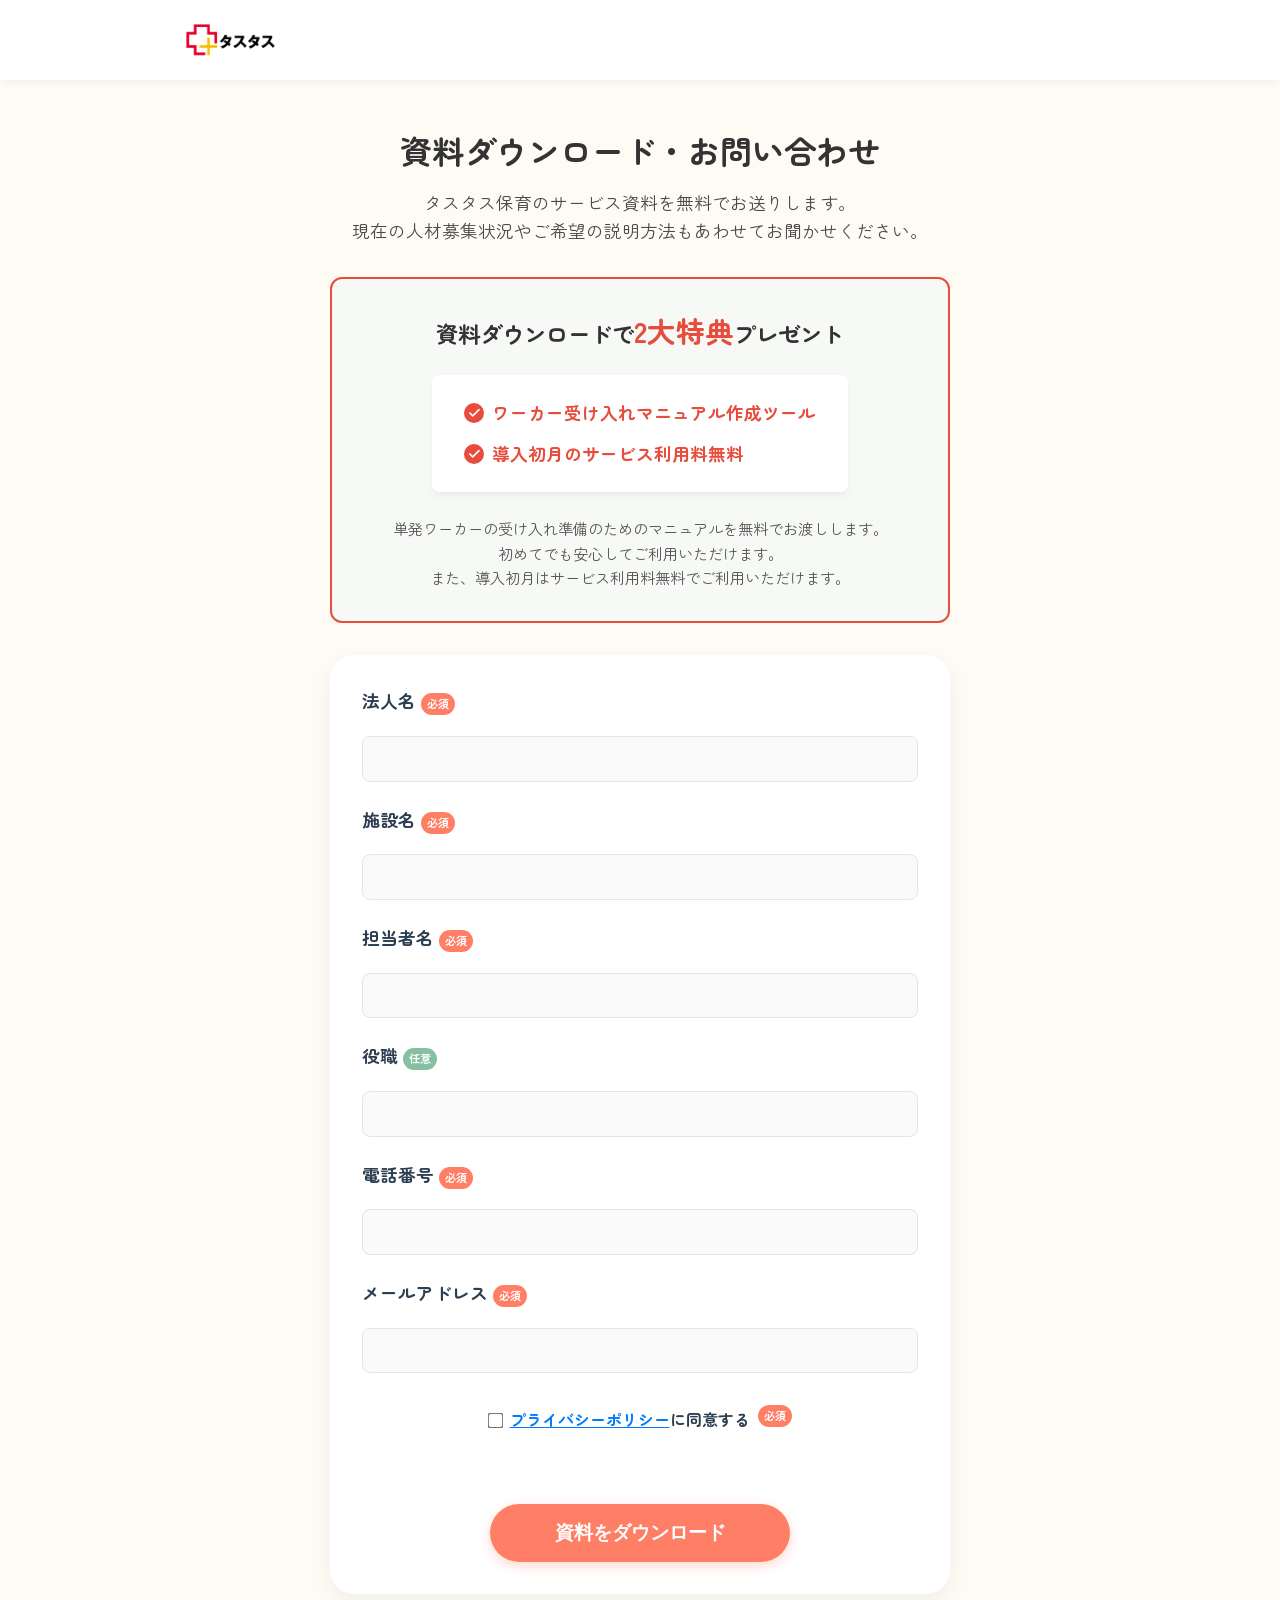
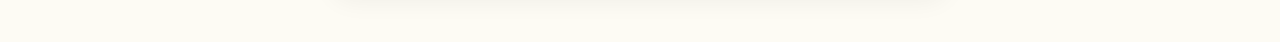
<file: contact.html>
<!DOCTYPE html>
<html lang="ja">
<head>
  <link rel="icon" href="./images/favicon.png" type="image/png">
  <meta charset="UTF-8">
  <meta name="viewport" content="width=device-width, initial-scale=1.0">
  <title>資料ダウンロード・お問い合わせ | タスタス保育</title>
  <link rel="stylesheet" href="./styles.css">
  <link href="https://fonts.googleapis.com/css2?family=Zen+Maru+Gothic:wght@400;700&display=swap" rel="stylesheet">
  <style>
    body { font-family: 'Zen Maru Gothic', sans-serif; background-color: #FDFBF4; }
    .thanks-message {
      display: none;
      text-align: center;
      padding: 4rem 2rem;
      background: #EAF5F0;
      border-radius: var(--radius-card);
      margin-top: 2rem;
    }
  </style>
  <script src="./settings.js"></script>
  <script src="https://www.google.com/recaptcha/api.js" async defer></script>
</head>
<body>
  <header class="header">
    <div class="container header-inner">
      <a href="./index.html" class="header-logo">
        <img src="./images/logo-horizontal.png" alt="タスタス保育">
      </a>
    </div>
  </header>

  <div class="container contact-container">
    
    <div id="form-wrapper">
      <h1 class="section-title" style="margin-bottom: 1rem;">資料ダウンロード・お問い合わせ</h1>
      <p style="text-align: center; margin-bottom: 2rem; font-size: 1.1rem;">
        タスタス保育のサービス資料を無料でお送りします。<br>
        現在の人材募集状況やご希望の説明方法もあわせてお聞かせください。
      </p>

      <div style="background: #F7F9F6; border: 2px solid #E74C3C; padding: 2rem; border-radius: 12px; margin-bottom: 2rem; text-align: center;">
        <h3 style="color: #333; margin-bottom: 1.5rem; font-size: 1.4rem; font-weight: bold;">
          資料ダウンロードで<span style="color: #E74C3C; font-size: 1.8rem;">2大特典</span>プレゼント
        </h3>
        
        <div style="background: #fff; padding: 1.5rem 2rem; border-radius: 8px; display: inline-block; text-align: left; margin-bottom: 1.5rem; box-shadow: 0 4px 6px rgba(0,0,0,0.05);">
          <ul style="list-style: none; padding: 0; margin: 0;">
            <li style="margin-bottom: 0.8rem; color: #E74C3C; font-weight: bold; display: flex; align-items: center; font-size: 1.1rem;">
              <svg style="width: 20px; height: 20px; margin-right: 8px; flex-shrink: 0;" viewBox="0 0 24 24" fill="none" xmlns="http://www.w3.org/2000/svg"><circle cx="12" cy="12" r="12" fill="#E74C3C"/><path d="M7 12L10.5 15.5L18 8" stroke="white" stroke-width="2" stroke-linecap="round" stroke-linejoin="round"/></svg>
              ワーカー受け入れマニュアル作成ツール
            </li>
            <li style="color: #E74C3C; font-weight: bold; display: flex; align-items: center; font-size: 1.1rem;">
              <svg style="width: 20px; height: 20px; margin-right: 8px; flex-shrink: 0;" viewBox="0 0 24 24" fill="none" xmlns="http://www.w3.org/2000/svg"><circle cx="12" cy="12" r="12" fill="#E74C3C"/><path d="M7 12L10.5 15.5L18 8" stroke="white" stroke-width="2" stroke-linecap="round" stroke-linejoin="round"/></svg>
              導入初月のサービス利用料無料
            </li>
          </ul>
        </div>

        <p style="color: #555; font-size: 0.95rem; line-height: 1.6; margin: 0;">
          単発ワーカーの受け入れ準備のためのマニュアルを無料でお渡しします。<br>
          初めてでも安心してご利用いただけます。<br>
          また、導入初月はサービス利用料無料でご利用いただけます。
        </p>
      </div>

      <form id="contactForm" class="card" onsubmit="submitForm(event)">
        <div class="form-group">
          <label for="companyName">法人名 <span class="badge" style="background:#FF7F66; color:#fff; padding: 2px 6px; font-size: 0.7rem;">必須</span></label>
          <input type="text" id="companyName" class="form-control" required>
        </div>

        <div class="form-group">
          <label for="facilityName">施設名 <span class="badge" style="background:#FF7F66; color:#fff; padding: 2px 6px; font-size: 0.7rem;">必須</span></label>
          <input type="text" id="facilityName" class="form-control" required>
        </div>

        <div class="form-group">
          <label for="contactName">担当者名 <span class="badge" style="background:#FF7F66; color:#fff; padding: 2px 6px; font-size: 0.7rem;">必須</span></label>
          <input type="text" id="contactName" class="form-control" required>
        </div>

        <div class="form-group">
          <label for="position">役職 <span class="badge" style="background:#85C1A1; color:#fff; padding: 2px 6px; font-size: 0.7rem;">任意</span></label>
          <input type="text" id="position" class="form-control">
        </div>

        <div class="form-group">
          <label for="phone">電話番号 <span class="badge" style="background:#FF7F66; color:#fff; padding: 2px 6px; font-size: 0.7rem;">必須</span></label>
          <input type="tel" id="phone" class="form-control" required>
        </div>

        <div class="form-group">
          <label for="email">メールアドレス <span class="badge" style="background:#FF7F66; color:#fff; padding: 2px 6px; font-size: 0.7rem;">必須</span></label>
          <input type="email" id="email" class="form-control" required>
        </div>

        <div class="form-group" style="text-align: center; margin-top: 2rem; margin-bottom: 1.5rem;">
          <label style="cursor: pointer; display: inline-flex; align-items: center; justify-content: center; font-size: 1rem;">
            <input type="checkbox" id="privacyPolicy" required style="transform: scale(1.2); margin-right: 0.5rem;">
            <span><a href="https://tastas.work/privacy" target="_blank" rel="noopener noreferrer" style="color: #007BFF; text-decoration: underline;">プライバシーポリシー</a>に同意する</span>
            <span class="badge" style="background:#FF7F66; color:#fff; padding: 2px 6px; font-size: 0.7rem; margin-left: 0.5rem;">必須</span>
          </label>
        </div>

        <div style="display: flex; justify-content: center; margin-bottom: 2rem;">
          <div class="g-recaptcha" data-sitekey="6LeZkRMtAAAAAEX5M1qr88Nhw3F0iISABfvJiaVz"></div>
        </div>

        <div style="text-align: center;">
          <button type="submit" class="btn btn-cta" style="width: 100%; max-width: 300px; font-size: 1.2rem;">資料をダウンロード</button>
        </div>
      </form>
    </div>

    <!-- サンクスメッセージ -->
    <div id="thanksMessage" class="thanks-message">
      <h2 style="color: var(--color-primary); margin-bottom: 1rem;">資料請求ありがとうございます</h2>
      <p style="font-size: 1.1rem; color: #555;">以下のボタンより資料（PDF）をダウンロードしていただけます。<br>また、担当者より順次ご連絡いたします。</p>
      
      <div style="margin-top: 2rem; margin-bottom: 1.5rem;">
        <a href="#" id="downloadBtn" download class="btn btn-cta" style="display: inline-block; width: 100%; max-width: 300px; font-size: 1.2rem;">資料をダウンロードする</a>
      </div>

      <div style="margin-top: 1.5rem; margin-bottom: 1.5rem; background: #fff; padding: 1.5rem; border-radius: 8px; box-shadow: 0 4px 6px rgba(0,0,0,0.05); text-align: center;">
        <h3 style="color: #E74C3C; margin-bottom: 0.5rem; font-size: 1.2rem;">🎁 特典1</h3>
        <p style="font-size: 1rem; color: #333; margin-bottom: 0.5rem;">
          ワーカー受け入れマニュアル作成ツールをご利用いただけます。
        </p>
        <p style="font-size: 0.9rem; color: #e67e22; margin-bottom: 1rem; font-weight: bold;">
          ※WEBサイトなので、ブックマーク推奨です。
        </p>
        <a href="#" id="bonusBtn" target="_blank" rel="noopener noreferrer" class="btn btn-cta" style="background-color: #4CAF50; border-color: #4CAF50; display: inline-block; width: 100%; max-width: 300px; font-size: 1.1rem; padding: 0.8rem;">マニュアル作成ツールを開く</a>
      </div>

      <div style="margin-bottom: 2.5rem; background: #fff; padding: 1.5rem; border-radius: 8px; box-shadow: 0 4px 6px rgba(0,0,0,0.05); text-align: center;">
        <h3 style="color: #E74C3C; margin-bottom: 0.5rem; font-size: 1.2rem;">🎁 特典2</h3>
        <p style="font-size: 1.1rem; color: #333; margin-bottom: 0.5rem; font-weight: bold;">
          導入初月のサービス利用料無料
        </p>
        <p style="font-size: 0.95rem; color: #555; margin-bottom: 1rem; line-height: 1.6;">
          サービス申込み時にこのキャンペーンコードを入れると、<br>導入初月のサービス利用料が無料になります！
        </p>
        <div style="background-color: #FDFBF4; border: 2px dashed #E74C3C; border-radius: 8px; padding: 1.2rem; display: inline-block; margin-bottom: 0.5rem; min-width: 250px;">
          <span style="font-size: 0.9rem; color: #E74C3C; display: block; margin-bottom: 0.5rem; font-weight: bold;">キャンペーンコード</span>
          <span style="font-size: 2rem; font-weight: bold; letter-spacing: 4px; color: #333; font-family: 'Courier New', Courier, monospace;">TASTAS01</span>
        </div>
        <p style="font-size: 0.85rem; color: #888; margin-top: 0.5rem;">
          ※こちらのコードはお控えいただき、お申し込みの際にご提示ください。
        </p>
      </div>

      <div style="margin-top: 1rem;">
        <a href="./index.html" class="btn btn-outline" style="background-color: #fff; color: var(--color-cta);">元のページに戻る</a>
      </div>
    </div>

  </div>


  <script>
    const GAS_URL = "https://script.google.com/macros/s/AKfycbx77KZlyICHZo9_4eumjN6CqfwqF1rYph5Lv8SncmceAQcOFqC7hjxS03lU6Krr0jbaDw/exec";

    function submitForm(event) {
      event.preventDefault();

      const recaptchaResponse = grecaptcha.getResponse();
      if (!recaptchaResponse) {
        alert('「私はロボットではありません」にチェックを入れてください。');
        return;
      }

      // 送信ボタンを無効化して「送信中...」に変更
      const submitBtn = event.target.querySelector('button[type="submit"]');
      const originalBtnText = submitBtn.innerText;
      submitBtn.disabled = true;
      submitBtn.innerText = '送信中...';

      // フォームデータの収集
      const formData = new FormData();
      formData.append('source', 'LP2_通常版');
      formData.append('companyName', document.getElementById('companyName').value);
      formData.append('facilityName', document.getElementById('facilityName').value);
      formData.append('contactName', document.getElementById('contactName').value);
      formData.append('position', document.getElementById('position').value);
      formData.append('phone', document.getElementById('phone').value);
      formData.append('email', document.getElementById('email').value);
      formData.append('recaptchaResponse', recaptchaResponse);

      // GASへ送信
      fetch(GAS_URL, {
        method: 'POST',
        body: formData
      })
      .then(response => response.json())
      .then(data => {
        if (data.status === 'success') {
          // 成功時
          document.getElementById('form-wrapper').style.display = 'none';
          document.getElementById('thanksMessage').style.display = 'block';
          window.scrollTo(0, 0);
        } else {
          // エラー時
          alert('エラーが発生しました: ' + (data.message || 'もう一度お試しください'));
          submitBtn.disabled = false;
          submitBtn.innerText = originalBtnText;
        }
      })
      .catch(error => {
        console.error('Error:', error);
        alert('通信エラーが発生しました。時間を置いて再度お試しください。');
        submitBtn.disabled = false;
        submitBtn.innerText = originalBtnText;
      });
    }

    // 設定ファイルからのリンク読み込み
    document.addEventListener("DOMContentLoaded", () => {
      if (typeof SITE_SETTINGS !== 'undefined') {
        const downloadBtn = document.getElementById('downloadBtn');
        if (downloadBtn) {
          downloadBtn.href = SITE_SETTINGS.DOWNLOAD_FILE_URL;
          if (SITE_SETTINGS.DOWNLOAD_FILE_NAME) {
            downloadBtn.setAttribute('download', SITE_SETTINGS.DOWNLOAD_FILE_NAME);
          }
        }
        const bonusBtn = document.getElementById('bonusBtn');
        if (bonusBtn) {
          bonusBtn.href = SITE_SETTINGS.BONUS_TOOL_URL;
        }
      }

      // テスト確認用: URLに ?thanks=1 を付けるとサンクスページを直接表示できます
      const urlParams = new URLSearchParams(window.location.search);
      if (urlParams.get('thanks') === '1') {
        document.getElementById('form-wrapper').style.display = 'none';
        document.getElementById('thanksMessage').style.display = 'block';
      }
    });
  </script>
</body>
</html>
</file>
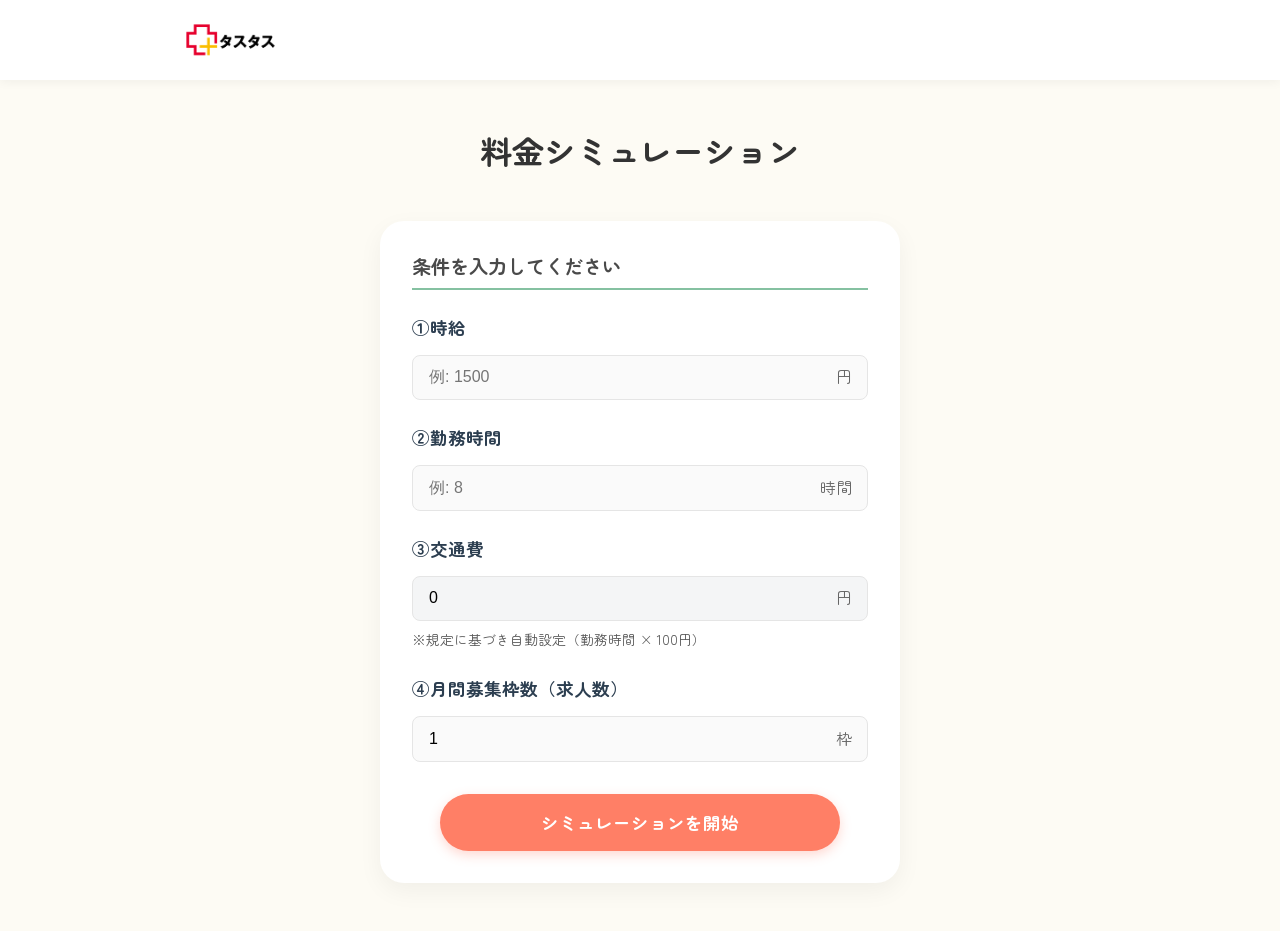
<file: simulation.html>
<!DOCTYPE html>
<html lang="ja">
<head>
  <link rel="icon" href="./images/favicon.png" type="image/png">
  <meta charset="UTF-8">
  <meta name="viewport" content="width=device-width, initial-scale=1.0">
  <title>料金シミュレーション | タスタス保育</title>
  <link rel="stylesheet" href="./styles.css">
  <link href="https://fonts.googleapis.com/css2?family=Zen+Maru+Gothic:wght@400;700&display=swap" rel="stylesheet">
  <style>
    body { font-family: 'Zen Maru Gothic', sans-serif; background-color: #FDFBF4; }
  </style>
</head>
<body>
  <header class="header">
    <div class="container header-inner">
      <a href="./index.html" class="header-logo">
        <img src="./images/logo-horizontal.png" alt="タスタス保育">
      </a>
    </div>
  </header>

  <div class="container sim-container">
    <h1 class="section-title">料金シミュレーション</h1>
    
    <div class="card" style="margin-bottom: 2rem;">
      <h2 style="font-size: 1.2rem; margin-bottom: 1.5rem; border-bottom: 2px solid var(--color-primary); padding-bottom: 0.5rem;">条件を入力してください</h2>
      
      <div class="form-group">
        <label for="hourlyWage">①時給</label>
        <div style="position: relative;">
          <input type="number" id="hourlyWage" class="form-control" placeholder="例: 1500" min="0" step="50" style="padding-right: 3rem;">
          <span style="position: absolute; right: 1rem; top: 50%; transform: translateY(-50%); color: #666;">円</span>
        </div>
      </div>
      
      <div class="form-group">
        <label for="hours">②勤務時間</label>
        <div style="position: relative;">
          <input type="number" id="hours" class="form-control" placeholder="例: 8" min="0" step="0.5" style="padding-right: 3rem;">
          <span style="position: absolute; right: 1rem; top: 50%; transform: translateY(-50%); color: #666;">時間</span>
        </div>
      </div>
      
      <div class="form-group">
        <label for="transportation">③交通費</label>
        <div style="position: relative;">
          <input type="number" id="transportation" class="form-control" value="0" readonly style="background-color: #f4f5f6; padding-right: 3rem;">
          <span style="position: absolute; right: 1rem; top: 50%; transform: translateY(-50%); color: #666;">円</span>
        </div>
        <div style="font-size: 0.85rem; color: #555; margin-top: 0.5rem;">※規定に基づき自動設定（勤務時間 × 100円）</div>
      </div>
      
      <div class="form-group" style="margin-bottom: 0;">
        <label for="slots">④月間募集枠数（求人数）</label>
        <div style="position: relative;">
          <input type="number" id="slots" class="form-control" value="1" min="1" step="1" style="padding-right: 3rem;">
          <span style="position: absolute; right: 1rem; top: 50%; transform: translateY(-50%); color: #666;">枠</span>
        </div>
      </div>

      <div style="text-align: center; margin-top: 2rem;">
        <button type="button" id="start-simulation" class="btn btn-cta" style="font-size: 1.1rem; cursor: pointer; border: none; font-family: inherit; width: 100%; max-width: 400px; padding: 1rem;">シミュレーションを開始</button>
      </div>
    </div>

    <div id="simulation-results" style="display: none;">
      <div class="card" style="border: 2px solid var(--color-primary); background-color: var(--color-bg); padding: 2.5rem 1.5rem; box-shadow: none;">
        
        <div style="text-align: center; margin-bottom: 1.5rem;">
          <h2 style="font-size: 1.1rem; color: #333; margin-bottom: 1rem; font-weight: bold;">稼働1人あたりのサービス利用料</h2>
          <div style="margin-bottom: 1.5rem;">
            <span id="res-service-fee" class="text-cta" style="font-size: 4rem; font-weight: bold; line-height: 1;">3,840</span>
            <span class="text-cta" style="font-size: 1.5rem; font-weight: bold; margin-left: 0.2rem;">円</span>
          </div>
          <div style="display: inline-block; background-color: #fff; padding: 0.4rem 1.5rem; border-radius: 30px; font-size: 0.85rem; color: #666; box-shadow: 0 2px 10px rgba(0,0,0,0.03);">
            ※サービス利用料は報酬額の30%です。
          </div>
        </div>

        <div style="border-top: 1px dashed #A7D7C5; margin: 2rem 0;"></div>

        <div style="background-color: #fff; border-radius: 12px; padding: 2rem 1.5rem; box-shadow: 0 4px 15px rgba(0,0,0,0.02);">
          <div style="display: flex; justify-content: space-between; align-items: center; margin-bottom: 1.5rem;">
            <span style="font-weight: bold; color: #333; font-size: 1.05rem;">報酬額</span>
            <span id="res-reward-total" style="color: #666; font-size: 1.05rem;">12,800円</span>
          </div>
          <div style="border-top: 1px solid #F0F0F0; margin-bottom: 1.5rem;"></div>
          <div style="display: flex; justify-content: space-between; align-items: center; margin-bottom: 1rem; color: #555; font-size: 0.95rem;">
            <span>時給 × 勤務時間</span>
            <span id="res-reward">12,000円</span>
          </div>
          <div style="display: flex; justify-content: space-between; align-items: center; color: #555; font-size: 0.95rem;">
            <span>交通費</span>
            <span id="res-transport">800円</span>
          </div>
        </div>

        <div style="border-top: 1px dashed #A7D7C5; margin: 2rem 0;"></div>

        <h2 style="text-align: center; font-size: 1.1rem; color: #333; margin-bottom: 1.5rem; font-weight: bold;">月間シミュレーション（<span id="res-slot-label">1</span>枠の場合）</h2>
        
        <div style="background-color: #fff; border-radius: 12px; padding: 2rem 1.5rem; box-shadow: 0 4px 15px rgba(0,0,0,0.02);">
          <div style="display: flex; justify-content: space-between; align-items: center; margin-bottom: 1.5rem; color: #555; font-size: 0.95rem;">
            <span>月間サービス利用料</span>
            <span id="res-monthly-fee">3,840円</span>
          </div>
          <div style="border-top: 1px solid #F0F0F0; margin-bottom: 1.5rem;"></div>
          <div style="display: flex; justify-content: space-between; align-items: center;">
            <span class="text-cta" style="font-weight: bold; font-size: 1.05rem;">月間支払総額（税抜）</span>
            <span id="res-monthly-total" style="color: #666; font-size: 1.05rem;">16,640円</span>
          </div>
        </div>

        <div style="margin-top: 1rem; font-size: 0.85rem; color: #666;">
          ※別途事務手数料として、1人につき500円/月がかかります。
        </div>

      </div>
    </div>

    <div id="cta-button-container" style="display: none; flex-direction: column; gap: 1rem; margin-top: 3rem; text-align: center;">
      <a href="./contact.html" target="_blank" class="btn btn-cta" style="font-size: 1.2rem;">資料をダウンロード</a>
    </div>
  </div>


  <script>
    function calculate() {
      const wage = Number(document.getElementById('hourlyWage').value) || 0;
      const hours = Number(document.getElementById('hours').value) || 0;
      const transport = Number(document.getElementById('transportation').value) || 0;
      const slots = Number(document.getElementById('slots').value) || 0;

      // 計算
      const reward = (wage * hours);
      const totalReward = reward + transport; // 報酬額 = 時給×勤務時間 + 交通費
      const serviceFee = Math.floor(totalReward * 0.3); // 要件: 報酬額(時給×時間+交通費)×30%
      const totalPerSlot = totalReward + serviceFee;
      
      const monthlyFee = serviceFee * slots;
      const monthlyTotal = totalPerSlot * slots;

      // フォーマット関数
      const fmt = (num) => num.toLocaleString('ja-JP');

      // 表示更新
      document.getElementById('res-service-fee').textContent = fmt(serviceFee);
      document.getElementById('res-reward-total').textContent = fmt(totalReward) + '円';
      document.getElementById('res-reward').textContent = fmt(reward) + '円';
      document.getElementById('res-transport').textContent = fmt(transport) + '円';
      
      document.getElementById('res-slot-label').textContent = slots;
      document.getElementById('res-monthly-fee').textContent = fmt(monthlyFee) + '円';
      document.getElementById('res-monthly-total').textContent = fmt(monthlyTotal) + '円';
    }

    // 交通費の自動設定
    const updateTransport = () => {
      const hours = Number(document.getElementById('hours').value) || 0;
      document.getElementById('transportation').value = hours * 100;
    };

    document.getElementById('hours').addEventListener('input', updateTransport);

    // シミュレーション開始ボタン
    document.getElementById('start-simulation').addEventListener('click', () => {
      calculate();
      document.getElementById('simulation-results').style.display = 'block';
      document.getElementById('cta-button-container').style.display = 'flex';
    });

    // 初期状態の交通費設定
    updateTransport();
  </script>
</body>
</html>
</file>
<file: styles.css>
/* =========================================
   Reset & Base Styles
========================================= */
* {
  margin: 0;
  padding: 0;
  box-sizing: border-box;
}

:root {
  --color-bg: #FDFBF4; /* Cream base */
  --color-primary: #85C1A1; /* Pale Green */
  --color-accent: #FFED99; /* Light Yellow */
  --color-cta: #FF7F66; /* Coral Red */
  --color-cta-hover: #FF664A;
  --color-text: #4A4A4A;
  --color-white: #FFFFFF;
  --color-border: #E5E5E5;
  --shadow-soft: 0 8px 24px rgba(0, 0, 0, 0.05);
  --shadow-hover: 0 12px 32px rgba(0, 0, 0, 0.08);
  --radius-card: 24px;
  --radius-button: 999px;
}

body {
  font-family: "Helvetica Neue", Arial, "Hiragino Kaku Gothic ProN", "Hiragino Sans", Meiryo, sans-serif;
  background-color: var(--color-bg);
  color: var(--color-text);
  line-height: 1.6;
  font-size: 16px;
  overflow-x: hidden;
}

img {
  max-width: 100%;
  height: auto;
  display: block;
}

a {
  text-decoration: none;
  color: inherit;
}

ul {
  list-style: none;
}

/* =========================================
   Typography
========================================= */
h1, h2, h3 {
  font-weight: 700;
  line-height: 1.4;
}

.section-subtitle-en {
  display: flex;
  justify-content: center;
  align-items: center;
  gap: 0.2rem;
  font-size: 1.4rem;
  font-weight: 900;
  margin-bottom: 0.5rem;
  letter-spacing: 0.05em;
  font-family: 'Zen Maru Gothic', 'Arial Rounded MT Bold', sans-serif;
  position: relative;
  text-transform: none;
  z-index: 1;
}

.section-subtitle-en::before {
  content: '';
  position: absolute;
  width: 130px;
  height: 70px;
  background-color: #EBF4E5;
  border-radius: 40% 60% 70% 30% / 40% 50% 60% 50%;
  z-index: -1;
  top: 50%;
  left: 50%;
  transform: translate(-50%, -50%);
}

.section-subtitle-en span:nth-child(4n+1) { color: #A3D144; }
.section-subtitle-en span:nth-child(4n+2) { color: #FFD166; }
.section-subtitle-en span:nth-child(4n+3) { color: #FF7F66; }
.section-subtitle-en span:nth-child(4n+4) { color: #4DB8B1; }

.section-title {
  text-align: center;
  font-size: 2rem;
  margin-bottom: 3rem;
  color: #333;
}

.text-primary {
  color: var(--color-primary);
}

.text-cta {
  color: var(--color-cta);
}

/* =========================================
   Layout & Components
========================================= */
.container {
  max-width: 1000px;
  margin: 0 auto;
  padding: 0 40px;
}

.section {
  padding: 5rem 0;
}

.bg-white {
  background-color: var(--color-white);
}

.bg-accent {
  background-color: var(--color-accent);
}

/* =========================================
   Shape Dividers (Section Transitions)
========================================= */
.has-divider {
  position: relative;
}
.has-divider::before {
  content: "";
  position: absolute;
  top: 0;
  left: 0;
  width: 100%;
  height: 40px;
  transform: translateY(-99%);
  z-index: 10;
  background-repeat: no-repeat;
  background-position: center bottom;
  background-size: 100% 100%;
  pointer-events: none;
}
@media (min-width: 768px) {
  .has-divider::before {
    height: 70px;
  }
}

/* --- Wave Tops --- */
.wave-white-top::before {
  background-image: url("data:image/svg+xml,%3Csvg viewBox='0 0 1440 80' xmlns='http://www.w3.org/2000/svg' preserveAspectRatio='none'%3E%3Cpath d='M0,40 Q360,80 720,40 T1440,40 L1440,80 L0,80 Z' fill='%23FFFFFF'/%3E%3C/svg%3E");
}
.wave-accent-top::before {
  background-image: url("data:image/svg+xml,%3Csvg viewBox='0 0 1440 80' xmlns='http://www.w3.org/2000/svg' preserveAspectRatio='none'%3E%3Cpath d='M0,40 Q360,80 720,40 T1440,40 L1440,80 L0,80 Z' fill='%23FFED99'/%3E%3C/svg%3E");
}
.wave-cream-top::before {
  background-image: url("data:image/svg+xml,%3Csvg viewBox='0 0 1440 80' xmlns='http://www.w3.org/2000/svg' preserveAspectRatio='none'%3E%3Cpath d='M0,40 Q360,80 720,40 T1440,40 L1440,80 L0,80 Z' fill='%23FDFBF4'/%3E%3C/svg%3E");
}

/* --- Curve Tops --- */
.curve-white-top::before {
  background-image: url("data:image/svg+xml,%3Csvg viewBox='0 0 1440 80' xmlns='http://www.w3.org/2000/svg' preserveAspectRatio='none'%3E%3Cpath d='M0,80 Q720,0 1440,80 Z' fill='%23FFFFFF'/%3E%3C/svg%3E");
}
.curve-accent-top::before {
  background-image: url("data:image/svg+xml,%3Csvg viewBox='0 0 1440 80' xmlns='http://www.w3.org/2000/svg' preserveAspectRatio='none'%3E%3Cpath d='M0,80 Q720,0 1440,80 Z' fill='%23FFED99'/%3E%3C/svg%3E");
}
.curve-cream-top::before {
  background-image: url("data:image/svg+xml,%3Csvg viewBox='0 0 1440 80' xmlns='http://www.w3.org/2000/svg' preserveAspectRatio='none'%3E%3Cpath d='M0,80 Q720,0 1440,80 Z' fill='%23FDFBF4'/%3E%3C/svg%3E");
}

/* --- Asymmetric Wave Tops --- */
.asy-wave-white-top::before {
  background-image: url("data:image/svg+xml,%3Csvg viewBox='0 0 1440 80' xmlns='http://www.w3.org/2000/svg' preserveAspectRatio='none'%3E%3Cpath d='M0,80 C320,0 420,80 720,40 C1020,0 1200,60 1440,40 L1440,80 L0,80 Z' fill='%23FFFFFF'/%3E%3C/svg%3E");
}
.asy-wave-accent-top::before {
  background-image: url("data:image/svg+xml,%3Csvg viewBox='0 0 1440 80' xmlns='http://www.w3.org/2000/svg' preserveAspectRatio='none'%3E%3Cpath d='M0,80 C320,0 420,80 720,40 C1020,0 1200,60 1440,40 L1440,80 L0,80 Z' fill='%23FFED99'/%3E%3C/svg%3E");
}
.asy-wave-cream-top::before {
  background-image: url("data:image/svg+xml,%3Csvg viewBox='0 0 1440 80' xmlns='http://www.w3.org/2000/svg' preserveAspectRatio='none'%3E%3Cpath d='M0,80 C320,0 420,80 720,40 C1020,0 1200,60 1440,40 L1440,80 L0,80 Z' fill='%23FDFBF4'/%3E%3C/svg%3E");
}

/* Buttons */
.btn {
  display: inline-flex;
  align-items: center;
  justify-content: center;
  padding: 1rem 2rem;
  border-radius: var(--radius-button);
  font-weight: bold;
  font-size: 1.1rem;
  transition: all 0.3s ease;
  cursor: pointer;
  border: none;
  text-align: center;
}

.btn-cta {
  background-color: var(--color-cta);
  color: var(--color-white);
  box-shadow: 0 4px 12px rgba(255, 127, 102, 0.3);
}

.btn-cta:hover {
  background-color: var(--color-cta-hover);
  transform: translateY(-2px);
  box-shadow: 0 6px 16px rgba(255, 127, 102, 0.4);
}

.btn-outline {
  background-color: var(--color-cta);
  color: var(--color-white);
  border: 2px solid var(--color-cta);
}

.btn-outline:hover {
  background-color: var(--color-cta-hover);
  transform: translateY(-2px);
  box-shadow: 0 6px 16px rgba(255, 127, 102, 0.3);
}

.btn-cta-outline {
  position: relative;
  z-index: 1;
  background-color: var(--color-white);
  color: #eb5a50; /* Strong red like the image */
  border: 3px solid #eb5a50;
  font-weight: bold;
}

.btn-cta-outline:hover {
  background-color: #FFF5F3;
  transform: translateY(-2px);
  box-shadow: 0 6px 16px rgba(235, 90, 80, 0.2);
}

.balloon-wrap {
  position: relative;
  display: inline-block;
  margin-top: 25px; /* space for the balloon */
}

.balloon-badge {
  position: absolute;
  bottom: 100%;
  left: 50%;
  transform: translateX(-50%) translateY(4px); /* Changed to overlap button */
  background-color: #eb5a50; /* Solid red */
  color: var(--color-white);
  font-size: 1rem;
  font-weight: bold;
  padding: 0.5rem 1.2rem;
  border-radius: 30px;
  white-space: nowrap;
  box-shadow: 0 4px 10px rgba(0,0,0,0.15);
  z-index: 10;
  pointer-events: none;
}

.balloon-badge::after {
  content: "";
  position: absolute;
  top: 100%;
  left: 50%;
  transform: translateX(-50%);
  border-width: 8px 8px 0 8px;
  border-style: solid;
  border-color: #eb5a50 transparent transparent transparent;
}

.balloon-num {
  color: var(--color-accent);
  font-size: 1.4em;
  margin-right: 2px;
}

.badge {
  background-color: var(--color-accent);
  color: #333;
  font-size: 0.85rem;
  font-weight: bold;
  padding: 0.25rem 0.75rem;
  border-radius: 12px;
  display: inline-block;
  margin-bottom: 0.5rem;
}

/* Cards */
.card {
  background: var(--color-white);
  border-radius: var(--radius-card);
  padding: 2rem;
  box-shadow: var(--shadow-soft);
  transition: transform 0.3s ease, box-shadow 0.3s ease;
}

.card:hover {
  transform: translateY(-4px);
  box-shadow: var(--shadow-hover);
}

/* =========================================
   Header
========================================= */
.header {
  position: sticky;
  top: 0;
  background-color: rgba(255, 255, 255, 0.95);
  backdrop-filter: blur(8px);
  z-index: 100;
  box-shadow: 0 2px 10px rgba(0,0,0,0.05);
}

.header-inner {
  display: flex;
  justify-content: space-between;
  align-items: center;
  height: 80px;
}

.header-logo img {
  height: 40px;
}

.header-nav ul {
  display: flex;
  gap: 2rem;
  align-items: center;
}

.header-nav a {
  font-weight: bold;
  color: #555;
  transition: color 0.3s;
}

.header-nav a:hover {
  color: var(--color-primary);
}

.header-cta {
  padding: 0.5rem 1.2rem;
  font-size: 0.95rem;
}

/* =========================================
   Hero Section
========================================= */
.hero {
  position: relative;
  padding: 6rem 0 8rem;
  overflow: hidden;
  background-color: var(--color-bg);
}

.hero-decorations {
  position: absolute;
  top: 0;
  left: 0;
  width: 100%;
  height: 100%;
  z-index: 0;
  pointer-events: none;
}

.decor {
  position: absolute;
  animation: float 6s ease-in-out infinite;
}

.decor-dot {
  border-radius: 50%;
}

@keyframes float {
  0%, 100% { transform: translateY(0); }
  50% { transform: translateY(-10px); }
}

.hero-slideshow-wrapper {
  position: absolute;
  top: 0;
  left: 0;
  width: 100%;
  height: 100%;
  z-index: 1;
  padding: 1.5rem;
}

.hero-slideshow {
  position: relative;
  width: 100%;
  height: 100%;
  /* 可愛らしい形（上部が丸く、下部が波打つようなblob形状） */
  border-radius: 30% 70% 60% 40% / 40% 30% 70% 60%;
  overflow: hidden;
  box-shadow: 0 10px 30px rgba(0,0,0,0.05);
}

.hero-slideshow .slide {
  position: absolute;
  top: 0;
  left: 0;
  width: 100%;
  height: 100%;
  background-size: cover;
  background-position: center;
  opacity: 0;
  animation: fadeSlider 25s infinite;
}

.hero-slideshow .slide:nth-child(1) { animation-delay: 0s; }
.hero-slideshow .slide:nth-child(2) { animation-delay: 5s; }
.hero-slideshow .slide:nth-child(3) { animation-delay: 10s; }
.hero-slideshow .slide:nth-child(4) { animation-delay: 15s; }
.hero-slideshow .slide:nth-child(5) { animation-delay: 20s; }

@keyframes fadeSlider {
  0% { opacity: 0; transform: scale(1); }
  5% { opacity: 1; transform: scale(1.02); }
  25% { opacity: 1; transform: scale(1.05); }
  30% { opacity: 0; transform: scale(1.06); }
  100% { opacity: 0; transform: scale(1.06); }
}

.hero-overlay {
  position: absolute;
  top: 0;
  left: 0;
  width: 100%;
  height: 100%;
  background: rgba(255, 255, 255, 0.7); /* Fallback */
  background: radial-gradient(circle at center, rgba(255, 255, 255, 0.85) 0%, rgba(255, 255, 255, 0.5) 100%);
  z-index: 2;
}

.hero-inner {
  position: relative;
  z-index: 3;
  display: flex;
  justify-content: center;
  text-align: center;
}

.hero-content {
  max-width: 800px;
}

.hero-title {
  font-size: 3.2rem;
  color: #2c3e50;
  margin-bottom: 1.5rem;
  text-shadow: 0 0 12px rgba(255, 255, 255, 0.9), 0 0 24px rgba(255, 255, 255, 0.6);
}

.hero-title span {
  display: inline-block;
}

.hero-text {
  font-size: 1.1rem;
  color: #555;
  margin-bottom: 2rem;
  font-weight: bold;
  text-shadow: 0 0 8px rgba(255, 255, 255, 0.9);
}

.hero-buttons {
  display: flex;
  flex-direction: column;
  align-items: center;
  gap: 1rem;
}

.hero-btn-group {
  display: flex;
  justify-content: center;
  gap: 1rem;
}

.hero-badge-wrap {
  position: relative;
  display: inline-block;
  margin-top: 25px;
}

/* =========================================
   About Section
========================================= */
.about-section {
  position: relative;
  background-color: var(--color-bg);
  overflow: hidden;
}

.about-title-wrapper {
  text-align: center;
  margin-bottom: 3rem;
}

.about-title {
  font-size: 2.2rem;
  font-weight: bold;
  color: #1a2a3a;
  display: flex;
  align-items: center;
  justify-content: center;
  gap: 0.5rem;
  margin-bottom: 1rem;
}

.about-subtitle {
  font-size: 1.1rem;
  color: #333;
}

.about-cards {
  display: grid;
  grid-template-columns: repeat(3, 1fr);
  gap: 1.5rem;
  margin-bottom: 1rem;
}

.about-card {
  background: var(--color-white);
  border-radius: 16px;
  padding: 2.5rem 1.5rem;
  text-align: center;
  box-shadow: 0 4px 20px rgba(0,0,0,0.03);
}

.about-card-icon {
  width: 80px;
  height: 80px;
  margin: 0 auto 1.5rem;
  background-color: #f1f9f5;
  border-radius: 50%;
  display: flex;
  align-items: center;
  justify-content: center;
}

.about-card-title {
  font-size: 1.15rem;
  font-weight: bold;
  color: #1a2a3a;
  margin-bottom: 1rem;
}

.about-card-divider {
  border-bottom: 2px dotted #85C1A1;
  width: 100%;
  margin: 0 auto 1.5rem;
}

.about-card-text {
  font-size: 0.95rem;
  color: #555;
  line-height: 1.6;
}

.about-flow-box {
  background: linear-gradient(135deg, #fff7ed 0%, #e8f4ec 100%);
  border-radius: 24px;
  padding: 2rem;
  border: 4px solid var(--color-white);
  box-shadow: 0 8px 30px rgba(0,0,0,0.04);
  position: relative;
}

.about-flow-grid {
  display: grid;
  grid-template-columns: 1fr auto 1fr auto 1fr;
  align-items: center;
  gap: 1rem;
  position: relative;
  z-index: 2;
}

.about-flow-item {
  text-align: center;
}

.about-flow-img {
  width: 100%;
  height: 160px;
  background-color: rgba(255,255,255,0.7);
  border-radius: 16px;
  margin-bottom: 1.5rem;
  box-shadow: 0 2px 10px rgba(0,0,0,0.05);
}

.about-flow-step {
  display: inline-flex;
  align-items: center;
  gap: 0.5rem;
  background: var(--color-white);
  padding: 0.5rem 1.5rem;
  border-radius: 999px;
  font-weight: bold;
  color: #1a2a3a;
  box-shadow: 0 2px 10px rgba(0,0,0,0.05);
  position: relative;
  z-index: 3;
}

.about-flow-step-num {
  background: #38a18c;
  color: var(--color-white);
  width: 28px;
  height: 28px;
  border-radius: 50%;
  display: flex;
  align-items: center;
  justify-content: center;
  font-size: 1rem;
}

.about-flow-arrow {
  color: #38a18c;
  font-size: 2.5rem;
  font-weight: bold;
  margin-top: -3rem;
}

.about-flow-line {
  position: absolute;
  bottom: 3.2rem;
  left: 10%;
  right: 10%;
  height: 0;
  border-bottom: 3px dotted #38a18c;
  z-index: 1;
}

@media (max-width: 768px) {
  .about-cards {
    grid-template-columns: 1fr;
  }
  .about-flow-grid {
    grid-template-columns: 1fr;
    gap: 2rem;
  }
  .about-flow-arrow {
    transform: rotate(90deg);
    margin-top: 0;
  }
  .about-flow-line {
    display: none;
  }
}

/* =========================================
   Trouble Section
========================================= */
.trouble-highlight {
  color: #38a18c;
  position: relative;
  display: inline-block;
  font-weight: 700;
  z-index: 1;
}

.trouble-highlight::after {
  content: '';
  position: absolute;
  bottom: 0px;
  left: 0;
  width: 100%;
  height: 6px;
  background-color: #dcf0e3;
  z-index: -1;
  border-radius: 3px;
}

.trouble-highlight-icon {
  position: absolute;
  top: -15px;
  left: -20px;
}

.trouble-grid {
  display: grid;
  grid-template-columns: repeat(3, 1fr);
  gap: 1.5rem;
  margin-top: 2rem;
}

.trouble-card {
  display: flex;
  align-items: center;
  gap: 1.5rem;
  padding: 1.5rem 2rem;
  background: #FFF;
  border-radius: 16px;
  box-shadow: 0 4px 15px rgba(0,0,0,0.04);
}

.trouble-icon {
  width: 60px;
  height: 60px;
  flex-shrink: 0;
  display: flex;
  align-items: center;
  justify-content: center;
}

.trouble-text {
  font-weight: 700;
  color: #2c3e50;
  font-size: 1rem;
  line-height: 1.6;
}

/* =========================================
   Solution Section
========================================= */
.solution {
  text-align: center;
}

.solution-text {
  max-width: 800px;
  margin: 0 auto 2rem;
  font-size: 1.2rem;
}

/* =========================================
   Reasons Section
========================================= */
.reasons-grid {
  display: grid;
  grid-template-columns: repeat(3, 1fr);
  gap: 2rem;
}

.reason-card {
  text-align: center;
  padding: 2.5rem 1.5rem;
}

.reason-num {
  font-size: 3rem;
  font-weight: bold;
  color: var(--color-primary);
  opacity: 0.3;
  margin-bottom: 1rem;
  line-height: 1;
}

.reason-title {
  font-size: 1.3rem;
  margin-bottom: 1rem;
  color: #333;
}

/* =========================================
   Usage Section
========================================= */
.usage-card-new {
  background: #FFF;
  border-radius: 16px;
  padding: 1.5rem 1rem;
  flex: 1 1 200px;
  max-width: 250px;
  text-align: center;
  box-shadow: 0 4px 15px rgba(0,0,0,0.03);
  display: flex;
  flex-direction: column;
  align-items: center;
  justify-content: center;
  transition: transform 0.3s ease, box-shadow 0.3s ease;
}

.usage-card-new:hover {
  transform: translateY(-4px);
  box-shadow: 0 8px 24px rgba(0,0,0,0.08);
}

.usage-card-icon {
  margin-bottom: 1rem;
  display: flex;
  align-items: center;
  justify-content: center;
}

.usage-card-text {
  font-weight: bold;
  color: #1a2a3a;
  font-size: 1rem;
  line-height: 1.5;
}

/* =========================================
   Benefits Section
========================================= */
.benefits-grid {
  display: grid;
  grid-template-columns: repeat(2, 1fr);
  gap: 2rem;
  margin-bottom: 3rem;
}

.benefit-card {
  background: #FFF4E6; /* Light orange tint */
  border: 2px solid var(--color-accent);
}

.benefit-title {
  font-size: 1.2rem;
  color: #d35400;
  margin-bottom: 0.5rem;
}

.benefit-note {
  font-size: 0.85rem;
  color: #888;
  margin-top: 1rem;
  text-align: center;
}

/* =========================================
   Pricing / Three Free Section
========================================= */
.free-banner {
  background-color: #EAF5F0;
  color: #388065;
  text-align: center;
  padding: 1.2rem 2rem;
  border-radius: 999px;
  font-weight: bold;
  font-size: 1.3rem;
  max-width: 800px;
  margin: 0 auto 3rem;
}

.free-banner .text-red {
  color: #eb5a50;
}

.free-cards {
  display: grid;
  grid-template-columns: repeat(3, 1fr);
  gap: 2rem;
}

.free-card {
  background: var(--color-white);
  border-radius: var(--radius-card);
  padding: 3rem 2rem;
  box-shadow: var(--shadow-soft);
  text-align: center;
}

.free-num {
  background-color: #EAF5F0;
  color: #4a9e7a;
  font-weight: bold;
  font-size: 1.1rem;
  padding: 0.4rem 1.5rem;
  border-radius: 999px;
  display: inline-block;
  margin-bottom: 1.5rem;
}

.free-title {
  font-size: 1.3rem;
  font-weight: bold;
  color: #333;
  margin-bottom: 1.5rem;
  position: relative;
  display: inline-block;
  padding-bottom: 0.8rem;
}

.free-title::after {
  content: '';
  position: absolute;
  bottom: 0;
  left: 0;
  width: 100%;
  border-bottom: 4px dotted #a8d5be;
}

.free-price {
  color: #eb5a50;
  margin-bottom: 1.5rem;
  display: flex;
  align-items: baseline;
  justify-content: center;
}

.free-price span:first-child {
  font-size: 5rem;
  font-weight: bold;
  line-height: 1;
}

.free-price .yen {
  font-size: 1.5rem;
  font-weight: bold;
  margin-left: 0.2rem;
}

.free-desc {
  color: #555;
  font-size: 1rem;
  line-height: 1.6;
}

/* =========================================
   Flow Section
========================================= */
.flow-list {
  display: flex;
  flex-direction: column;
  gap: 1rem;
  max-width: 600px;
  margin: 0 auto;
}

.flow-item {
  display: flex;
  align-items: center;
  gap: 1.5rem;
  background: #FFF;
  padding: 1.5rem;
  border-radius: 16px;
  box-shadow: 0 2px 10px rgba(0,0,0,0.03);
}

.flow-num {
  width: 48px;
  height: 48px;
  background: var(--color-primary);
  color: #FFF;
  border-radius: 50%;
  display: flex;
  align-items: center;
  justify-content: center;
  font-size: 1.5rem;
  font-weight: bold;
  flex-shrink: 0;
}

.flow-text {
  font-size: 1.1rem;
  font-weight: bold;
}

/* =========================================
   Voices Section
========================================= */
.voices-grid {
  display: grid;
  grid-template-columns: repeat(2, 1fr);
  gap: 2rem;
  max-width: 900px;
  margin: 0 auto;
}

.voice-card {
  padding: 2rem;
  background: var(--color-white);
  border-radius: 16px;
  box-shadow: 0 4px 15px rgba(0,0,0,0.04);
}

.voice-header {
  display: flex;
  align-items: center;
  gap: 1rem;
  margin-bottom: 1rem;
  padding-bottom: 1rem;
  border-bottom: 1px dashed #E5E5E5;
}

.voice-icon {
  width: 50px;
  height: 50px;
  background: #EAF5F0;
  border-radius: 50%;
  display: flex;
  align-items: center;
  justify-content: center;
  flex-shrink: 0;
}

.voice-name {
  font-size: 1.1rem;
  font-weight: bold;
  color: #333;
}

.voice-meta {
  font-size: 0.85rem;
  color: var(--color-primary);
  font-weight: bold;
}

.voice-text {
  font-size: 0.95rem;
  color: #555;
  line-height: 1.6;
}

@media (max-width: 768px) {
  .voices-grid {
    grid-template-columns: 1fr;
  }
}

/* =========================================
   FAQ Section
========================================= */
.faq-list {
  max-width: 800px;
  margin: 0 auto;
}

.faq-item {
  background: #FFF;
  border-radius: 16px;
  margin-bottom: 1rem;
  overflow: hidden;
  box-shadow: 0 2px 8px rgba(0,0,0,0.03);
}

.faq-q {
  padding: 1.5rem;
  font-weight: bold;
  cursor: pointer;
  position: relative;
  display: flex;
  gap: 1rem;
}

.faq-q::before {
  content: 'Q.';
  color: var(--color-primary);
  font-size: 1.2rem;
}

.faq-a {
  padding: 0 1.5rem 1.5rem 3.5rem;
  color: #555;
}

/* =========================================
   Footer (Integrated) & Bottom CTA
========================================= */
.footer-integrated {
  padding-top: 1rem;
  padding-bottom: 120px;
  margin-top: 1rem;
  text-align: center;
}

.footer-nav {
  display: flex;
  justify-content: center;
  flex-wrap: wrap;
  gap: 1.5rem;
  margin: 1.5rem 0;
}

.footer-nav a {
  color: #555;
  font-weight: bold;
  font-size: 0.9rem;
  transition: color 0.3s;
}

.footer-nav a:hover {
  color: var(--color-primary);
}

.footer-copy {
  color: #888;
  font-size: 0.8rem;
}

/* Bottom Fixed CTA */
.bottom-cta {
  position: fixed;
  bottom: 0;
  left: 0;
  width: 100%;
  background: rgba(255, 255, 255, 0.95);
  backdrop-filter: blur(10px);
  padding: 1rem;
  box-shadow: 0 -4px 20px rgba(0,0,0,0.08);
  z-index: 999;
  display: flex;
  justify-content: center;
  opacity: 0;
  visibility: hidden;
  transform: translateY(20px);
  transition: opacity 0.4s ease, visibility 0.4s ease, transform 0.4s ease;
}

.bottom-cta.is-visible {
  opacity: 1;
  visibility: visible;
  transform: translateY(0);
}

.bottom-cta-inner {
  display: flex;
  gap: 1rem;
  max-width: 800px;
  width: 100%;
}

.bottom-cta-inner .btn {
  flex: 1;
  position: relative;
}

.cta-badge {
  position: absolute;
  bottom: 100%;
  left: 50%;
  transform: translateX(-50%) translateY(4px); /* Overlap button */
  background: #eb5a50;
  color: var(--color-white);
  font-size: 0.8rem;
  padding: 4px 12px;
  border-radius: 12px;
  white-space: nowrap;
  font-weight: bold;
  box-shadow: 0 2px 8px rgba(0,0,0,0.15);
  z-index: 10;
}

.cta-badge::after {
  content: "";
  position: absolute;
  top: 100%;
  left: 50%;
  transform: translateX(-50%);
  border-width: 6px 6px 0 6px;
  border-style: solid;
  border-color: #eb5a50 transparent transparent transparent;
}

.cta-badge-num {
  color: var(--color-accent);
  font-size: 1.2em;
  margin-right: 1px;
}

/* =========================================
   Simulation Page
========================================= */
.sim-container {
  max-width: 600px;
  margin: 3rem auto;
}

.form-group {
  margin-bottom: 1.5rem;
}

.form-group > label {
  display: block;
  font-weight: bold;
  margin-bottom: 0.8rem;
  font-size: 1.1rem;
  color: #2c3e50;
}

.form-control {
  width: 100%;
  padding: 0.8rem 1rem;
  border: 1px solid var(--color-border);
  border-radius: 8px;
  font-size: 1rem;
  background: #FAFAFA;
}

.form-control:focus {
  outline: none;
  border-color: var(--color-primary);
  background: #FFF;
}

.result-card {
  background: #EAF5F0;
  border: 2px solid var(--color-primary);
}

.result-main {
  text-align: center;
  margin-bottom: 1.5rem;
}

.result-value {
  font-size: 2.5rem;
  font-weight: bold;
  color: var(--color-primary);
}

.result-list {
  display: flex;
  flex-direction: column;
  gap: 0.8rem;
  border-top: 1px dashed #ccc;
  padding-top: 1rem;
}

.result-item {
  display: flex;
  justify-content: space-between;
  font-size: 1rem;
}

/* =========================================
   Contact Page
========================================= */
.contact-container {
  max-width: 700px;
  margin: 3rem auto;
}

.radio-group, .checkbox-group {
  display: flex;
  flex-wrap: wrap;
  gap: 1rem;
}

.radio-label, .checkbox-label {
  display: flex;
  align-items: center;
  gap: 0.5rem;
  font-weight: normal !important;
  font-size: 1rem;
  color: #555;
  cursor: pointer;
}

textarea.form-control {
  min-height: 120px;
  resize: vertical;
}

/* =========================================
   Responsive
========================================= */
@media (max-width: 768px) {
  .container {
    padding: 0 20px;
  }

  .header-nav {
    display: none; /* Hide on mobile for simplicity */
  }

  .hero-inner {
    flex-direction: column;
    text-align: center;
  }
  
  .hero-title {
    font-size: 1.8rem !important;
  }

  /* Override inline large fonts for mobile */
  h2[style*="font-size: 2.8rem"],
  h2 span[style*="font-size: 2.8rem"] {
    font-size: 1.8rem !important;
  }
  
  h2[style*="font-size: 2.4rem"],
  h2[style*="font-size: 2.2rem"] {
    font-size: 1.5rem !important;
  }
  
  .section-title {
    font-size: 1.5rem !important;
  }
  
  /* Footer pill mobile adjustment */
  div[style*="padding: 1rem 2.5rem"] {
    padding: 1rem 1.2rem !important;
    flex-direction: column;
    text-align: center;
    border-radius: 20px !important;
  }

  .hero-btn-group {
    flex-direction: column;
  }

  .trouble-grid,
  .reasons-grid,
  .benefits-grid {
    grid-template-columns: 1fr;
  }

  .usage-grid {
    grid-template-columns: 1fr;
  }
  
  /* Adjust usage cards to 2 columns on mobile if possible, or 1 */
  .usage-card-new {
    flex: 1 1 calc(50% - 1.5rem);
    max-width: calc(50% - 0.5rem);
    padding: 1rem 0.5rem;
  }
  .usage-card-new .usage-card-text {
    font-size: 0.85rem;
  }

  .free-cards {
    grid-template-columns: 1fr;
  }
  .free-banner {
    font-size: 1rem;
    border-radius: 16px;
    padding: 1rem;
  }
  
  .bottom-cta-inner {
    flex-direction: column;
    gap: 0.8rem;
  }
}

/* =========================================
   Hero New UI
========================================= */
.hero-text-new {
  display: flex;
  flex-direction: column;
  align-items: center;
  gap: 1.5rem;
  margin-bottom: 2.5rem;
  z-index: 10;
  position: relative;
}

.hero-pill {
  background: white;
  border: 2px solid #38a18c;
  border-radius: 999px;
  padding: 0.6rem 2rem;
  display: flex;
  align-items: center;
  gap: 0.8rem;
  font-size: 1.25rem;
  font-weight: bold;
  box-shadow: 0 4px 12px rgba(56, 161, 140, 0.15);
  color: #38a18c;
}

.hero-free-wrapper {
  display: flex;
  align-items: center;
  justify-content: center;
}

.hero-free-box {
  background: white;
  border-radius: 999px;
  padding: 0.8rem 2.5rem 0.8rem 2rem;
  display: flex;
  align-items: center;
  box-shadow: 0 4px 15px rgba(0, 0, 0, 0.08);
  margin-right: 0;
}

.hero-free-list {
  display: flex;
  align-items: center;
  gap: 1.5rem;
}

.hero-free-item {
  display: flex;
  align-items: center;
  gap: 0.5rem;
  font-weight: bold;
  font-size: 1.1rem;
  color: #333;
}

.hero-free-divider {
  width: 1px;
  height: 24px;
  border-left: 2px dotted #ccc;
}

.hero-free-ribbon {
  background-color: #38a18c;
  color: white;
  font-weight: bold;
  font-size: 1.4rem;
  padding: 0.8rem 3rem;
  margin-left: -15px; /* Pull it over the white box slightly */
  z-index: 2;
  filter: drop-shadow(0 4px 6px rgba(0,0,0,0.15));
  clip-path: polygon(20px 0%, 100% 0%, calc(100% - 20px) 50%, 100% 100%, 20px 100%, 0% 50%);
  display: flex;
  align-items: center;
  justify-content: center;
  gap: 0.5rem;
}

@media (max-width: 768px) {
  .hero-pill {
    font-size: 1rem;
    padding: 0.5rem 1rem;
  }
  .hero-free-wrapper {
    flex-direction: column;
  }
  .hero-free-box {
    margin-right: 0;
    padding: 1rem;
    flex-direction: column;
    border-radius: 16px;
    gap: 1rem;
  }
  .hero-free-list {
    flex-direction: column;
    gap: 0.5rem;
  }
  .hero-free-divider {
    width: 20px;
    height: 1px;
    border-left: none;
    border-top: 2px dotted #aaa;
  }
  .hero-free-ribbon {
    margin-left: 0;
    margin-top: -15px;
    font-size: 1.2rem;
    padding: 0.6rem 2.5rem;
    clip-path: polygon(15px 0%, 100% 0%, calc(100% - 15px) 50%, 100% 100%, 15px 100%, 0% 50%);
  }
}
</file>
